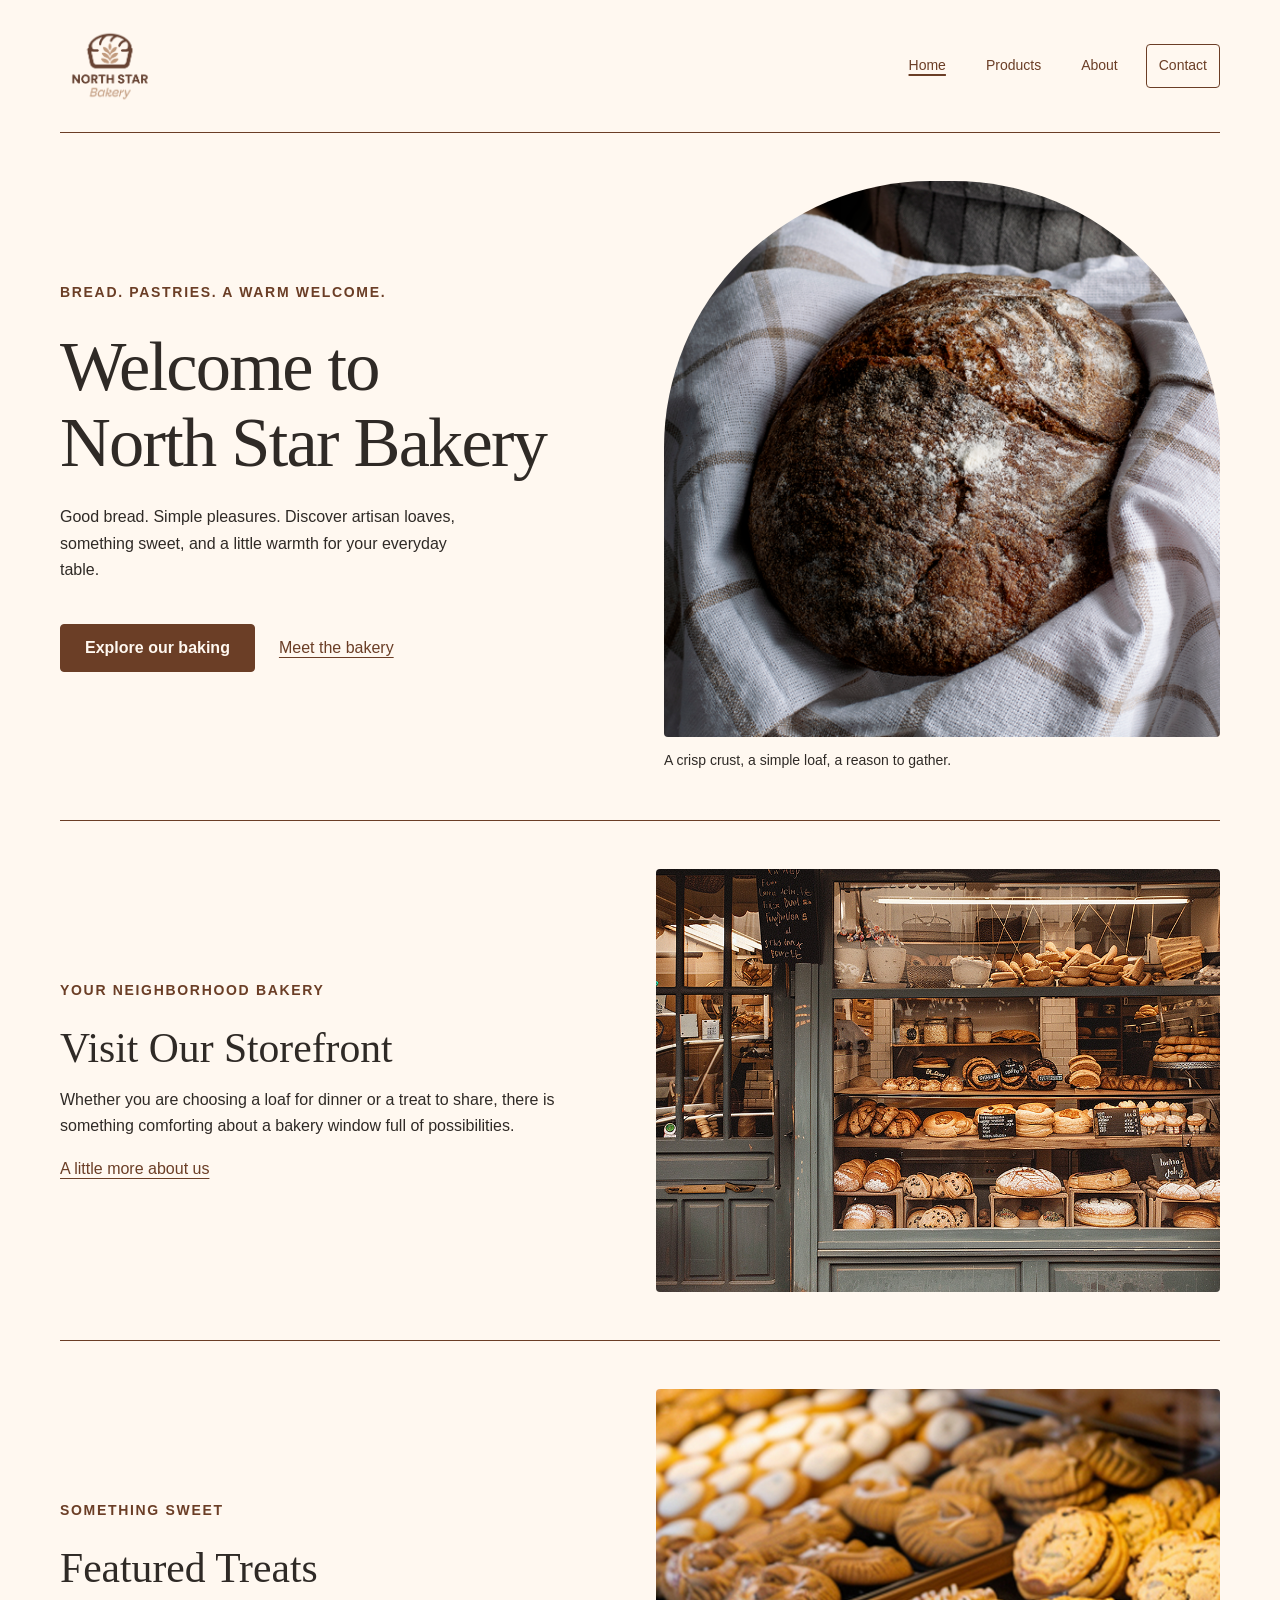
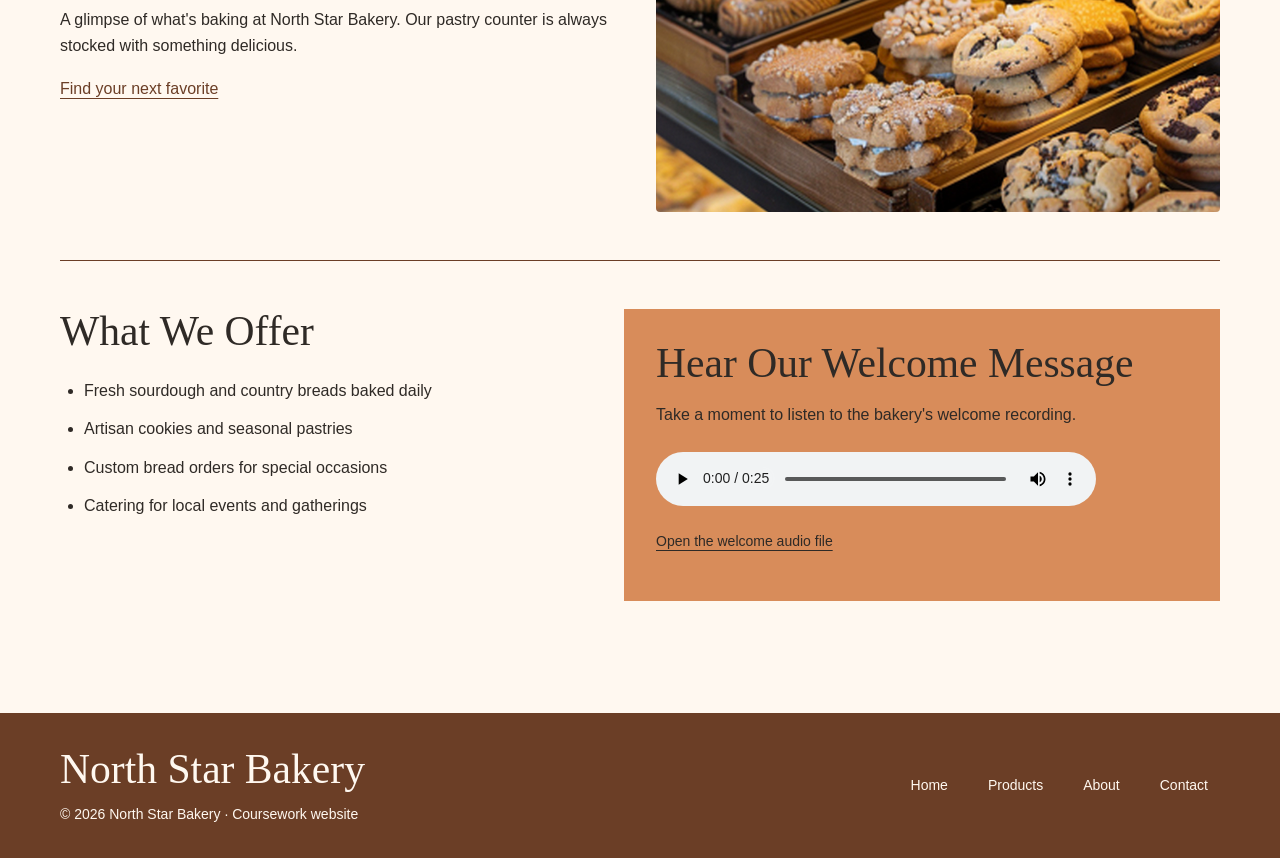
<file: index.html>
<!DOCTYPE html>
<html lang="en">
<head>
    <meta charset="UTF-8">
    <meta name="viewport" content="width=device-width, initial-scale=1.0">
    <title>North Star Bakery - Home</title>
    <link rel="stylesheet" href="styles.css">
</head>
<body>
    <a class="skip-link" href="#main">Skip to main content</a>
    <header class="site-header">
        <a class="brand" href="index.html"><img src="images/bakery-logo_c.png" alt="North Star Bakery home" width="100" height="100"></a>
        <nav aria-label="Main navigation">
            <ul>
                <li><a href="index.html" aria-current="page">Home</a></li>
                <li><a href="products.html">Products</a></li>
                <li><a href="about.html">About</a></li>
                <li><a class="nav-contact" href="contact.html">Contact</a></li>
            </ul>
        </nav>
    </header>

    <main id="main">
      <div class="hero">
        <div class="hero-copy">
        <p class="eyebrow">Bread. Pastries. A warm welcome.</p>
        <h1>Welcome to North Star Bakery</h1>

        <p>Good bread. Simple pleasures. Discover artisan loaves, something sweet, and a little warmth for your everyday table.</p>
        <div class="actions"><a class="button" href="products.html">Explore our baking</a><a href="about.html">Meet the bakery</a></div>
        </div>
        <figure>
          <img src="images/bakery-signature-loaf_c.png" alt="A golden, flour-dusted artisan loaf wrapped in a checked linen towel">
          <figcaption>A crisp crust, a simple loaf, a reason to gather.</figcaption>
        </figure>
      </div>

        <section class="section split">
          <div class="split-copy">
            <p class="eyebrow">Your neighborhood bakery</p>
            <h2>Visit Our Storefront</h2>
            <p>Whether you are choosing a loaf for dinner or a treat to share, there is something comforting about a bakery window full of possibilities.</p>
            <a href="about.html">A little more about us</a>
          </div>
            <img src="images/bakery-storefront_c.png" alt="Dark blue bakery storefront with breads and pastries arranged in the window" loading="lazy">
        </section>

        <section class="section split">
          <div class="split-copy">
            <p class="eyebrow">Something sweet</p>
            <h2>Featured Treats</h2>
            <p>A glimpse of what's baking at North Star Bakery. Our pastry counter is always stocked with something delicious.</p>
            <a href="products.html">Find your next favorite</a>
          </div>
            <picture>
                <source media="(min-width: 800px)" srcset="images/bakery-feature-large_c.png">
                <source media="(max-width: 799px)" srcset="images/bakery-feature-small_c.png">
                <img src="images/bakery-feature-small_c.png" alt="An assortment of artisan cookies and pastries displayed on wooden trays inside the North Star Bakery pastry counter, including chocolate chip cookies, sandwich cookies, and glazed rolls">
            </picture>
        </section>

        <section class="section split">
          <div>
            <h2>What We Offer</h2>
            <ul class="offer-list">
                <li>Fresh sourdough and country breads baked daily</li>
                <li>Artisan cookies and seasonal pastries</li>
                <li>Custom bread orders for special occasions</li>
                <li>Catering for local events and gatherings</li>
            </ul>
          </div>
          <div class="welcome">
            <h2>Hear Our Welcome Message</h2>
            <p>Take a moment to listen to the bakery's welcome recording.</p>
            <audio controls preload="metadata" aria-label="North Star Bakery welcome recording">
                <source src="images/bakery-welcome_c.mp3" type="audio/mpeg">
                Your browser does not support embedded audio.
                <a href="images/bakery-welcome_c.mp3">Open the bakery welcome audio file.</a>
            </audio>
            <p class="small-note"><a href="images/bakery-welcome_c.mp3">Open the welcome audio file</a></p>
          </div>
        </section>
    </main>

    <footer>
      <div class="footer-inner">
        <div><p class="footer-name">North Star Bakery</p><p class="footer-note">&copy; 2026 North Star Bakery · Coursework website</p></div>
        <nav aria-label="Footer navigation">
            <ul>
                <li><a href="index.html">Home</a></li>
                <li><a href="products.html">Products</a></li>
                <li><a href="about.html">About</a></li>
                <li><a href="contact.html">Contact</a></li>
            </ul>
        </nav>
      </div>
    </footer>
<script data-pplx-inline-edit>
(function () {
  if (window === window.top) return;

  const allowedParentOrigins = ["http://localhost:1420","http://127.0.0.1:1420","http://localhost:3000","http://127.0.0.1:3000","http://localhost:5173","http://127.0.0.1:5173"];
  const MAX_FONT_BYTES = 500 * 1024;
  const MAX_TOTAL_FONT_BYTES = 2 * 1024 * 1024;
  let scrollForwarding = false;
  let scrollRaf = 0;
  let trustedTopOrigin = null;

  function matchesAllowedOrigin(origin) {
    if (!origin) return false;
    for (const entry of allowedParentOrigins) {
      if (!entry.includes("*")) {
        if (entry === origin) return true;
        continue;
      }
      const pattern = new RegExp(
        "^" +
          entry.replace(/[.+?^${}()|[\]\\]/g, "\\$&").replace(/\*/g, "[^.]+") +
          "$",
      );
      if (pattern.test(origin)) return true;
    }
    return false;
  }

  function getTrustedParentOrigin(event) {
    const forwardedParentOrigin =
      typeof event.data.parentOrigin === "string" ? event.data.parentOrigin : null;
    const parentOrigin = event.origin === "null" ? forwardedParentOrigin : event.origin;
    return matchesAllowedOrigin(parentOrigin) ? parentOrigin : null;
  }

  // All responses go to window.top with targetOrigin = the allowlisted origin.
  // An attacker that iframes us inside their own null-origin broker can claim
  // any parentOrigin they like, but the browser will drop the reply whenever
  // the real top's origin doesn't match — so the screenshot never leaves.
  function postToTrustedTop(message) {
    if (!trustedTopOrigin) return;
    try {
      window.top.postMessage(message, trustedTopOrigin);
    } catch (_error) {}
  }

  function inlineAll(original, clone) {
    if (original.nodeType !== 1 || clone.nodeType !== 1) return;

    try {
      const computedStyle = getComputedStyle(original);
      // cssText on a computed style is the serialized declaration in modern
      // Chromium/Safari — a single read beats enumerating ~400 longhand
      // properties. Firefox returns "" here, so we fall back on empty.
      const serialized = computedStyle.cssText;
      if (serialized) {
        clone.style.cssText = serialized;
      } else {
        const parts = new Array(computedStyle.length);
        for (let index = 0; index < computedStyle.length; index += 1) {
          const property = computedStyle[index];
          parts[index] = `${property}:${computedStyle.getPropertyValue(property)};`;
        }
        clone.style.cssText = parts.join("");
      }
    } catch (_error) {}

    const originalChildren = original.children;
    const clonedChildren = clone.children;
    for (
      let index = 0;
      index < originalChildren.length && index < clonedChildren.length;
      index += 1
    ) {
      inlineAll(originalChildren[index], clonedChildren[index]);
    }
  }

  function extractFontUrl(srcValue) {
    const matches = [
      ...srcValue.matchAll(
        /url\(["']?([^"')]+)["']?\)(?:\s*format\(["']?([^"')]+)["']?\))?/gi,
      ),
    ];
    if (matches.length === 0) return null;
    const woff2 = matches.find((m) => m[2] && m[2].toLowerCase().includes("woff2"));
    if (woff2) return woff2[1];
    const woff = matches.find((m) => m[2] && m[2].toLowerCase().includes("woff"));
    if (woff) return woff[1];
    return matches[0][1];
  }

  // Cache resolved font URL -> data URI across captures. Fonts on a page
  // essentially never change, and a batch run emits multiple captures back to
  // back — without this we'd refetch + re-base64 every time.
  const fontDataUriCache = new Map();
  const SRC_DECLARATION_RE = /src\s*:\s*[^;}]+/i;

  async function fetchAsDataUri(url) {
    if (fontDataUriCache.has(url)) return fontDataUriCache.get(url);
    let dataUri = null;
    try {
      const response = await fetch(url, { mode: "cors", credentials: "omit" });
      if (response.ok) {
        const blob = await response.blob();
        if (blob.size <= MAX_FONT_BYTES) {
          dataUri = await new Promise((resolve) => {
            const reader = new FileReader();
            reader.onloadend = () =>
              resolve(typeof reader.result === "string" ? reader.result : null);
            reader.onerror = () => resolve(null);
            reader.readAsDataURL(blob);
          });
        }
      }
    } catch (_error) {
      dataUri = null;
    }
    fontDataUriCache.set(url, dataUri);
    return dataUri;
  }

  function collectFontFaceRuleTexts() {
    const rules = [];
    for (const sheet of document.styleSheets) {
      let cssRules;
      try {
        cssRules = sheet.cssRules;
      } catch (_error) {
        continue;
      }
      if (!cssRules) continue;
      for (const rule of cssRules) {
        const cssText = rule.cssText || "";
        if (cssText.startsWith("@font-face")) rules.push(cssText);
      }
    }
    return rules;
  }

  async function buildInlinedFontCss() {
    const ruleTexts = collectFontFaceRuleTexts();
    if (ruleTexts.length === 0) return null;

    const resolved = ruleTexts.map((cssText) => {
      if (!SRC_DECLARATION_RE.test(cssText)) return null;
      const srcMatch = cssText.match(/src\s*:\s*([^;}]+)[;}]/i);
      if (!srcMatch) return null;
      const url = extractFontUrl(srcMatch[1]);
      if (!url) return null;
      try {
        return { cssText, url: new URL(url, document.baseURI).href };
      } catch (_error) {
        return null;
      }
    });

    const dataUris = await Promise.all(
      resolved.map((entry) => (entry ? fetchAsDataUri(entry.url) : Promise.resolve(null))),
    );

    const inlined = [];
    let totalBytes = 0;
    for (let index = 0; index < resolved.length; index += 1) {
      const entry = resolved[index];
      const dataUri = dataUris[index];
      if (!entry || !dataUri) continue;
      const approxBytes = dataUri.length * 0.75;
      if (totalBytes + approxBytes > MAX_TOTAL_FONT_BYTES) break;
      totalBytes += approxBytes;
      inlined.push(entry.cssText.replace(SRC_DECLARATION_RE, `src: url("${dataUri}")`));
    }
    return inlined.length > 0 ? inlined.join("\n") : null;
  }

  function stripExternal(clone) {
    const images = clone.querySelectorAll("img");
    for (let index = 0; index < images.length; index += 1) {
      const src = images[index].getAttribute("src");
      if (src && !src.startsWith("data:")) images[index].removeAttribute("src");
    }

    const elements = clone.querySelectorAll("*");
    for (let index = 0; index < elements.length; index += 1) {
      const style = elements[index].style.cssText;
      if (style && style.includes("url(")) {
        elements[index].style.cssText = style.replace(
          /url\(["']?(?!data:)[^)"']*["']?\)/gi,
          "none",
        );
      }
    }
  }

  function emitScroll() {
    scrollRaf = 0;
    if (!scrollForwarding) return;
    postToTrustedTop({
      type: "INLINE_EDIT_SCROLL",
      scrollX: window.scrollX,
      scrollY: window.scrollY,
    });
  }

  window.addEventListener(
    "scroll",
    function () {
      if (!scrollForwarding || scrollRaf) return;
      scrollRaf = requestAnimationFrame(emitScroll);
    },
    { passive: true, capture: true },
  );

  async function handleCaptureRequest(event) {
    const requestId = event.data.requestId;
    const scrollX = window.scrollX;
    const scrollY = window.scrollY;
    const width = window.innerWidth;
    const height = window.innerHeight;

    function postResult(dataUrl) {
      postToTrustedTop({
        type: "INLINE_EDIT_SCREENSHOT_RESULT",
        requestId,
        dataUrl,
        scrollX,
        scrollY,
      });
    }

    try {
      // Wait for any pending web fonts to resolve so both inline metrics and
      // the @font-face inlining below see the same loaded faces.
      if (document.fonts && document.fonts.ready) {
        try {
          await document.fonts.ready;
        } catch (_error) {}
      }

      const clone = document.documentElement.cloneNode(true);
      inlineAll(document.documentElement, clone);

      const removedNodes = clone.querySelectorAll("script,link[rel=\"stylesheet\"],style");
      for (let index = 0; index < removedNodes.length; index += 1) {
        removedNodes[index].remove();
      }

      stripExternal(clone);

      // Re-embed web fonts as data-URI @font-face rules so the SVG rasterizer
      // can resolve them — external font URLs aren't fetched during
      // foreignObject rendering, which would otherwise force a fallback face
      // and change text metrics.
      const inlinedFontCss = await buildInlinedFontCss();
      if (inlinedFontCss) {
        const styleEl = document.createElement("style");
        styleEl.textContent = inlinedFontCss;
        const head = clone.querySelector("head");
        if (head) head.appendChild(styleEl);
        else clone.insertBefore(styleEl, clone.firstChild);
      }

      const html = new XMLSerializer().serializeToString(clone);
      const svg =
        `<svg xmlns="http://www.w3.org/2000/svg" width="${width}" height="${height}">` +
        '<foreignObject width="100%" height="100%">' +
        `<div xmlns="http://www.w3.org/1999/xhtml" style="width:${width}px;height:${height}px;overflow:hidden">` +
        `<div style="position:relative;left:-${scrollX}px;top:-${scrollY}px">` +
        html +
        "</div></div></foreignObject></svg>";
      const svgUrl = `data:image/svg+xml;charset=utf-8,${encodeURIComponent(svg)}`;
      const image = new Image();
      image.onload = function () {
        const canvas = document.createElement("canvas");
        canvas.width = width;
        canvas.height = height;
        canvas.getContext("2d").drawImage(image, 0, 0);
        postResult(canvas.toDataURL("image/png"));
      };
      image.onerror = function () {
        postResult(null);
      };
      image.src = svgUrl;
    } catch (_error) {
      postResult(null);
    }
  }

  window.addEventListener("message", function (event) {
    if (!event.data) return;
    // Only accept messages from the direct parent frame. Blocks sibling /
    // unrelated-window postMessage senders that could otherwise reach us.
    if (event.source !== window.parent) return;

    const trustedParentOrigin = getTrustedParentOrigin(event);
    if (!trustedParentOrigin) return;
    trustedTopOrigin = trustedParentOrigin;

    if (event.data.type === "INLINE_EDIT_SCROLL_START") {
      scrollForwarding = true;
      emitScroll();
      return;
    }

    if (event.data.type === "INLINE_EDIT_SCROLL_STOP") {
      scrollForwarding = false;
      if (scrollRaf) cancelAnimationFrame(scrollRaf);
      scrollRaf = 0;
      return;
    }

    if (event.data.type !== "INLINE_EDIT_CAPTURE_REQUEST") return;

    handleCaptureRequest(event);
  });
})();


</script></body>
</html>
</file>
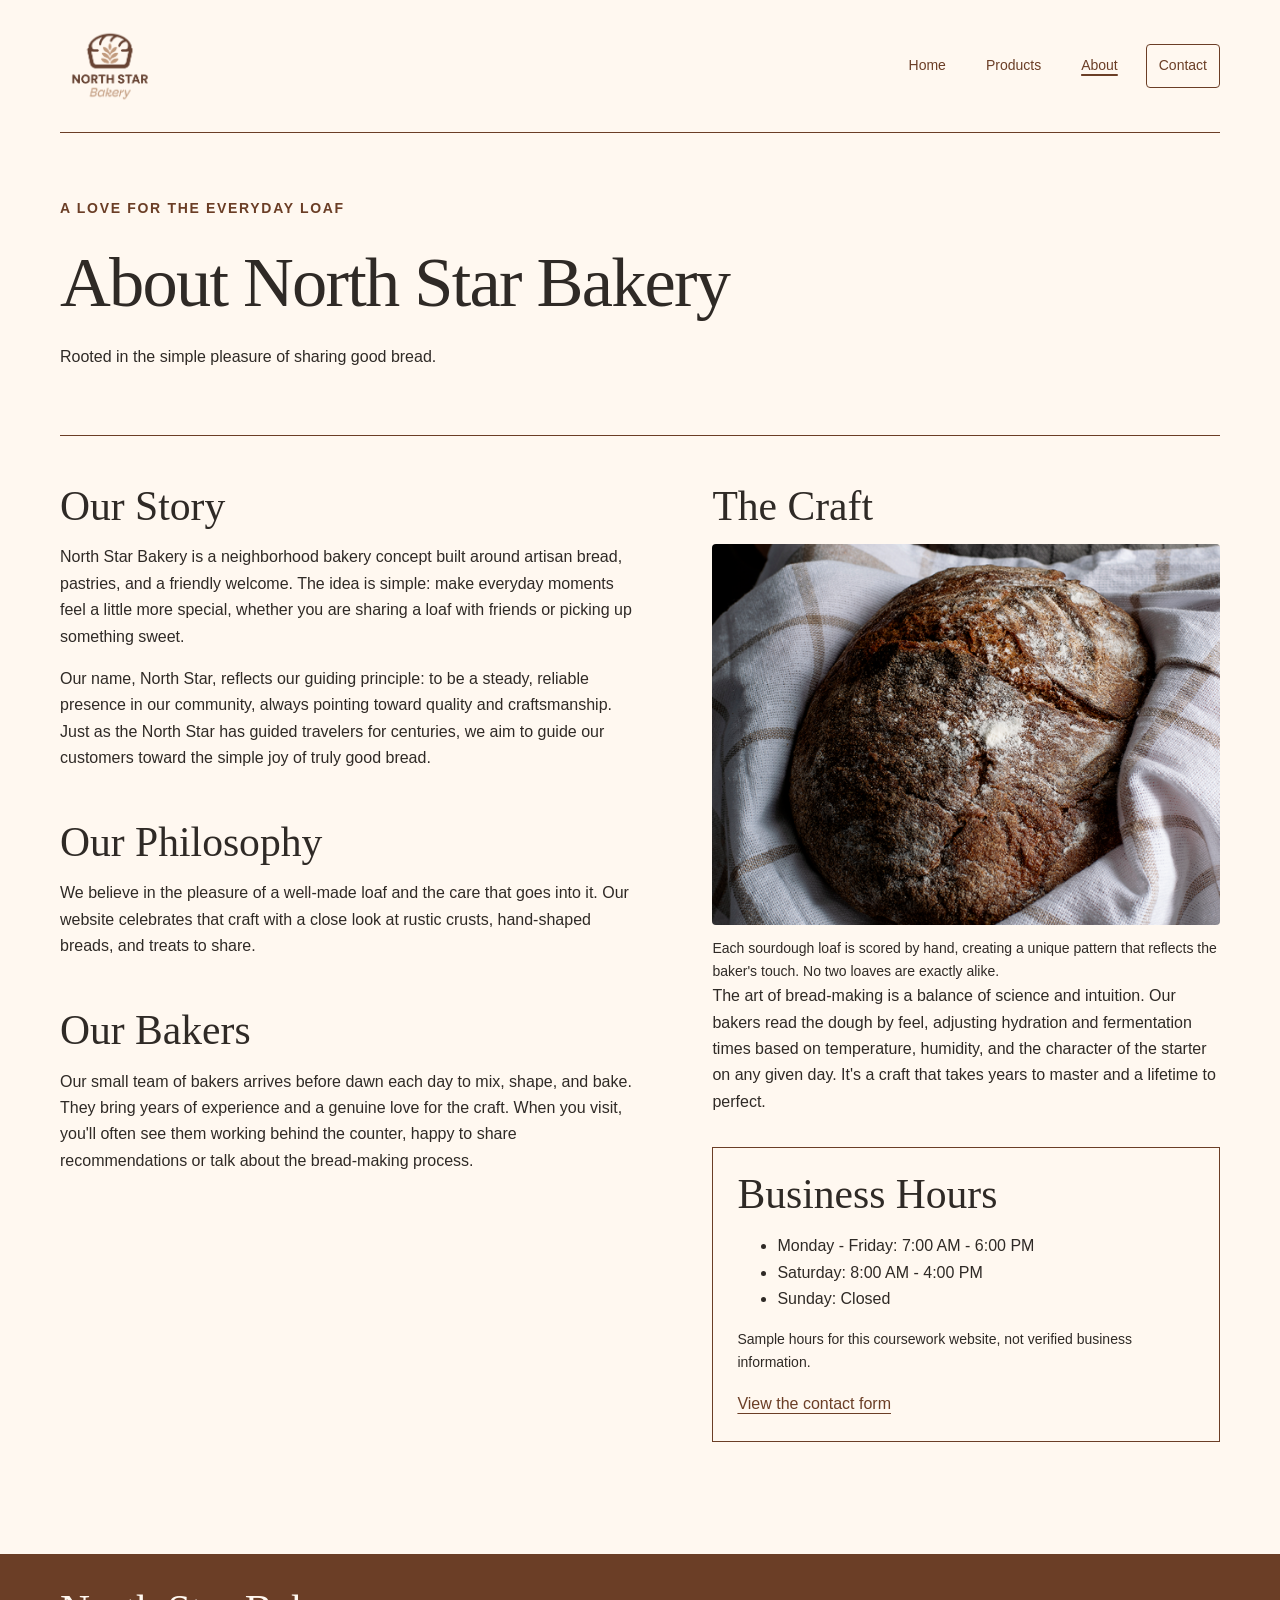
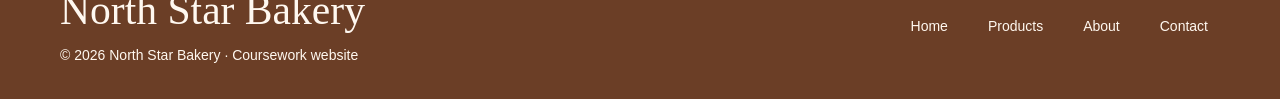
<file: about.html>
<!DOCTYPE html>
<html lang="en">
<head>
    <meta charset="UTF-8">
    <meta name="viewport" content="width=device-width, initial-scale=1.0">
    <title>North Star Bakery - About</title>
    <link rel="stylesheet" href="styles.css">
</head>
<body>
    <a class="skip-link" href="#main">Skip to main content</a>
    <header class="site-header">
        <a class="brand" href="index.html"><img src="images/bakery-logo_c.png" alt="North Star Bakery home" width="100" height="100"></a>
        <nav aria-label="Main navigation">
            <ul>
                <li><a href="index.html">Home</a></li>
                <li><a href="products.html">Products</a></li>
                <li><a href="about.html" aria-current="page">About</a></li>
                <li><a class="nav-contact" href="contact.html">Contact</a></li>
            </ul>
        </nav>
    </header>

    <main id="main">
      <div class="page-intro">
        <p class="eyebrow">A love for the everyday loaf</p>
        <h1>About North Star Bakery</h1>
        <p>Rooted in the simple pleasure of sharing good bread.</p>
      </div>
      <div class="section story-layout">
       <div class="story-copy">

        <section>
            <h2>Our Story</h2>
            <p>North Star Bakery is a neighborhood bakery concept built around artisan bread, pastries, and a friendly welcome. The idea is simple: make everyday moments feel a little more special, whether you are sharing a loaf with friends or picking up something sweet.</p>
            <p>Our name, North Star, reflects our guiding principle: to be a steady, reliable presence in our community, always pointing toward quality and craftsmanship. Just as the North Star has guided travelers for centuries, we aim to guide our customers toward the simple joy of truly good bread.</p>
        </section>

        <section>
            <h2>Our Philosophy</h2>
            <p>We believe in the pleasure of a well-made loaf and the care that goes into it. Our website celebrates that craft with a close look at rustic crusts, hand-shaped breads, and treats to share.</p>
        </section>
        <section>
            <h2>Our Bakers</h2>
            <p>Our small team of bakers arrives before dawn each day to mix, shape, and bake. They bring years of experience and a genuine love for the craft. When you visit, you'll often see them working behind the counter, happy to share recommendations or talk about the bread-making process.</p>
        </section>
       </div>
       <div class="story-image">
        <section>
            <h2>The Craft</h2>
            <figure>
                <img src="images/bakery-signature-loaf_c.png" alt="A close-up of a freshly baked sourdough loaf with a golden crust and deep scoring, wrapped in a flour-dusted linen tea towel">
                <figcaption>Each sourdough loaf is scored by hand, creating a unique pattern that reflects the baker's touch. No two loaves are exactly alike.</figcaption>
            </figure>
            <p>The art of bread-making is a balance of science and intuition. Our bakers read the dough by feel, adjusting hydration and fermentation times based on temperature, humidity, and the character of the starter on any given day. It's a craft that takes years to master and a lifetime to perfect.</p>
        </section>

        <section class="hours">
            <h2>Business Hours</h2>
            <ul>
                <li>Monday - Friday: 7:00 AM - 6:00 PM</li>
                <li>Saturday: 8:00 AM - 4:00 PM</li>
                <li>Sunday: Closed</li>
            </ul>
            <p class="small-note">Sample hours for this coursework website, not verified business information.</p>
            <a href="contact.html">View the contact form</a>
        </section>
       </div>
      </div>
    </main>

    <footer>
      <div class="footer-inner">
        <div><p class="footer-name">North Star Bakery</p><p class="footer-note">&copy; 2026 North Star Bakery · Coursework website</p></div>
        <nav aria-label="Footer navigation">
            <ul>
                <li><a href="index.html">Home</a></li>
                <li><a href="products.html">Products</a></li>
                <li><a href="about.html">About</a></li>
                <li><a href="contact.html">Contact</a></li>
            </ul>
        </nav>
      </div>
    </footer>
<script data-pplx-inline-edit>
(function () {
  if (window === window.top) return;

  const allowedParentOrigins = ["http://localhost:1420","http://127.0.0.1:1420","http://localhost:3000","http://127.0.0.1:3000","http://localhost:5173","http://127.0.0.1:5173"];
  const MAX_FONT_BYTES = 500 * 1024;
  const MAX_TOTAL_FONT_BYTES = 2 * 1024 * 1024;
  let scrollForwarding = false;
  let scrollRaf = 0;
  let trustedTopOrigin = null;

  function matchesAllowedOrigin(origin) {
    if (!origin) return false;
    for (const entry of allowedParentOrigins) {
      if (!entry.includes("*")) {
        if (entry === origin) return true;
        continue;
      }
      const pattern = new RegExp(
        "^" +
          entry.replace(/[.+?^${}()|[\]\\]/g, "\\$&").replace(/\*/g, "[^.]+") +
          "$",
      );
      if (pattern.test(origin)) return true;
    }
    return false;
  }

  function getTrustedParentOrigin(event) {
    const forwardedParentOrigin =
      typeof event.data.parentOrigin === "string" ? event.data.parentOrigin : null;
    const parentOrigin = event.origin === "null" ? forwardedParentOrigin : event.origin;
    return matchesAllowedOrigin(parentOrigin) ? parentOrigin : null;
  }

  // All responses go to window.top with targetOrigin = the allowlisted origin.
  // An attacker that iframes us inside their own null-origin broker can claim
  // any parentOrigin they like, but the browser will drop the reply whenever
  // the real top's origin doesn't match — so the screenshot never leaves.
  function postToTrustedTop(message) {
    if (!trustedTopOrigin) return;
    try {
      window.top.postMessage(message, trustedTopOrigin);
    } catch (_error) {}
  }

  function inlineAll(original, clone) {
    if (original.nodeType !== 1 || clone.nodeType !== 1) return;

    try {
      const computedStyle = getComputedStyle(original);
      // cssText on a computed style is the serialized declaration in modern
      // Chromium/Safari — a single read beats enumerating ~400 longhand
      // properties. Firefox returns "" here, so we fall back on empty.
      const serialized = computedStyle.cssText;
      if (serialized) {
        clone.style.cssText = serialized;
      } else {
        const parts = new Array(computedStyle.length);
        for (let index = 0; index < computedStyle.length; index += 1) {
          const property = computedStyle[index];
          parts[index] = `${property}:${computedStyle.getPropertyValue(property)};`;
        }
        clone.style.cssText = parts.join("");
      }
    } catch (_error) {}

    const originalChildren = original.children;
    const clonedChildren = clone.children;
    for (
      let index = 0;
      index < originalChildren.length && index < clonedChildren.length;
      index += 1
    ) {
      inlineAll(originalChildren[index], clonedChildren[index]);
    }
  }

  function extractFontUrl(srcValue) {
    const matches = [
      ...srcValue.matchAll(
        /url\(["']?([^"')]+)["']?\)(?:\s*format\(["']?([^"')]+)["']?\))?/gi,
      ),
    ];
    if (matches.length === 0) return null;
    const woff2 = matches.find((m) => m[2] && m[2].toLowerCase().includes("woff2"));
    if (woff2) return woff2[1];
    const woff = matches.find((m) => m[2] && m[2].toLowerCase().includes("woff"));
    if (woff) return woff[1];
    return matches[0][1];
  }

  // Cache resolved font URL -> data URI across captures. Fonts on a page
  // essentially never change, and a batch run emits multiple captures back to
  // back — without this we'd refetch + re-base64 every time.
  const fontDataUriCache = new Map();
  const SRC_DECLARATION_RE = /src\s*:\s*[^;}]+/i;

  async function fetchAsDataUri(url) {
    if (fontDataUriCache.has(url)) return fontDataUriCache.get(url);
    let dataUri = null;
    try {
      const response = await fetch(url, { mode: "cors", credentials: "omit" });
      if (response.ok) {
        const blob = await response.blob();
        if (blob.size <= MAX_FONT_BYTES) {
          dataUri = await new Promise((resolve) => {
            const reader = new FileReader();
            reader.onloadend = () =>
              resolve(typeof reader.result === "string" ? reader.result : null);
            reader.onerror = () => resolve(null);
            reader.readAsDataURL(blob);
          });
        }
      }
    } catch (_error) {
      dataUri = null;
    }
    fontDataUriCache.set(url, dataUri);
    return dataUri;
  }

  function collectFontFaceRuleTexts() {
    const rules = [];
    for (const sheet of document.styleSheets) {
      let cssRules;
      try {
        cssRules = sheet.cssRules;
      } catch (_error) {
        continue;
      }
      if (!cssRules) continue;
      for (const rule of cssRules) {
        const cssText = rule.cssText || "";
        if (cssText.startsWith("@font-face")) rules.push(cssText);
      }
    }
    return rules;
  }

  async function buildInlinedFontCss() {
    const ruleTexts = collectFontFaceRuleTexts();
    if (ruleTexts.length === 0) return null;

    const resolved = ruleTexts.map((cssText) => {
      if (!SRC_DECLARATION_RE.test(cssText)) return null;
      const srcMatch = cssText.match(/src\s*:\s*([^;}]+)[;}]/i);
      if (!srcMatch) return null;
      const url = extractFontUrl(srcMatch[1]);
      if (!url) return null;
      try {
        return { cssText, url: new URL(url, document.baseURI).href };
      } catch (_error) {
        return null;
      }
    });

    const dataUris = await Promise.all(
      resolved.map((entry) => (entry ? fetchAsDataUri(entry.url) : Promise.resolve(null))),
    );

    const inlined = [];
    let totalBytes = 0;
    for (let index = 0; index < resolved.length; index += 1) {
      const entry = resolved[index];
      const dataUri = dataUris[index];
      if (!entry || !dataUri) continue;
      const approxBytes = dataUri.length * 0.75;
      if (totalBytes + approxBytes > MAX_TOTAL_FONT_BYTES) break;
      totalBytes += approxBytes;
      inlined.push(entry.cssText.replace(SRC_DECLARATION_RE, `src: url("${dataUri}")`));
    }
    return inlined.length > 0 ? inlined.join("\n") : null;
  }

  function stripExternal(clone) {
    const images = clone.querySelectorAll("img");
    for (let index = 0; index < images.length; index += 1) {
      const src = images[index].getAttribute("src");
      if (src && !src.startsWith("data:")) images[index].removeAttribute("src");
    }

    const elements = clone.querySelectorAll("*");
    for (let index = 0; index < elements.length; index += 1) {
      const style = elements[index].style.cssText;
      if (style && style.includes("url(")) {
        elements[index].style.cssText = style.replace(
          /url\(["']?(?!data:)[^)"']*["']?\)/gi,
          "none",
        );
      }
    }
  }

  function emitScroll() {
    scrollRaf = 0;
    if (!scrollForwarding) return;
    postToTrustedTop({
      type: "INLINE_EDIT_SCROLL",
      scrollX: window.scrollX,
      scrollY: window.scrollY,
    });
  }

  window.addEventListener(
    "scroll",
    function () {
      if (!scrollForwarding || scrollRaf) return;
      scrollRaf = requestAnimationFrame(emitScroll);
    },
    { passive: true, capture: true },
  );

  async function handleCaptureRequest(event) {
    const requestId = event.data.requestId;
    const scrollX = window.scrollX;
    const scrollY = window.scrollY;
    const width = window.innerWidth;
    const height = window.innerHeight;

    function postResult(dataUrl) {
      postToTrustedTop({
        type: "INLINE_EDIT_SCREENSHOT_RESULT",
        requestId,
        dataUrl,
        scrollX,
        scrollY,
      });
    }

    try {
      // Wait for any pending web fonts to resolve so both inline metrics and
      // the @font-face inlining below see the same loaded faces.
      if (document.fonts && document.fonts.ready) {
        try {
          await document.fonts.ready;
        } catch (_error) {}
      }

      const clone = document.documentElement.cloneNode(true);
      inlineAll(document.documentElement, clone);

      const removedNodes = clone.querySelectorAll("script,link[rel=\"stylesheet\"],style");
      for (let index = 0; index < removedNodes.length; index += 1) {
        removedNodes[index].remove();
      }

      stripExternal(clone);

      // Re-embed web fonts as data-URI @font-face rules so the SVG rasterizer
      // can resolve them — external font URLs aren't fetched during
      // foreignObject rendering, which would otherwise force a fallback face
      // and change text metrics.
      const inlinedFontCss = await buildInlinedFontCss();
      if (inlinedFontCss) {
        const styleEl = document.createElement("style");
        styleEl.textContent = inlinedFontCss;
        const head = clone.querySelector("head");
        if (head) head.appendChild(styleEl);
        else clone.insertBefore(styleEl, clone.firstChild);
      }

      const html = new XMLSerializer().serializeToString(clone);
      const svg =
        `<svg xmlns="http://www.w3.org/2000/svg" width="${width}" height="${height}">` +
        '<foreignObject width="100%" height="100%">' +
        `<div xmlns="http://www.w3.org/1999/xhtml" style="width:${width}px;height:${height}px;overflow:hidden">` +
        `<div style="position:relative;left:-${scrollX}px;top:-${scrollY}px">` +
        html +
        "</div></div></foreignObject></svg>";
      const svgUrl = `data:image/svg+xml;charset=utf-8,${encodeURIComponent(svg)}`;
      const image = new Image();
      image.onload = function () {
        const canvas = document.createElement("canvas");
        canvas.width = width;
        canvas.height = height;
        canvas.getContext("2d").drawImage(image, 0, 0);
        postResult(canvas.toDataURL("image/png"));
      };
      image.onerror = function () {
        postResult(null);
      };
      image.src = svgUrl;
    } catch (_error) {
      postResult(null);
    }
  }

  window.addEventListener("message", function (event) {
    if (!event.data) return;
    // Only accept messages from the direct parent frame. Blocks sibling /
    // unrelated-window postMessage senders that could otherwise reach us.
    if (event.source !== window.parent) return;

    const trustedParentOrigin = getTrustedParentOrigin(event);
    if (!trustedParentOrigin) return;
    trustedTopOrigin = trustedParentOrigin;

    if (event.data.type === "INLINE_EDIT_SCROLL_START") {
      scrollForwarding = true;
      emitScroll();
      return;
    }

    if (event.data.type === "INLINE_EDIT_SCROLL_STOP") {
      scrollForwarding = false;
      if (scrollRaf) cancelAnimationFrame(scrollRaf);
      scrollRaf = 0;
      return;
    }

    if (event.data.type !== "INLINE_EDIT_CAPTURE_REQUEST") return;

    handleCaptureRequest(event);
  });
})();


</script></body>
</html>
</file>
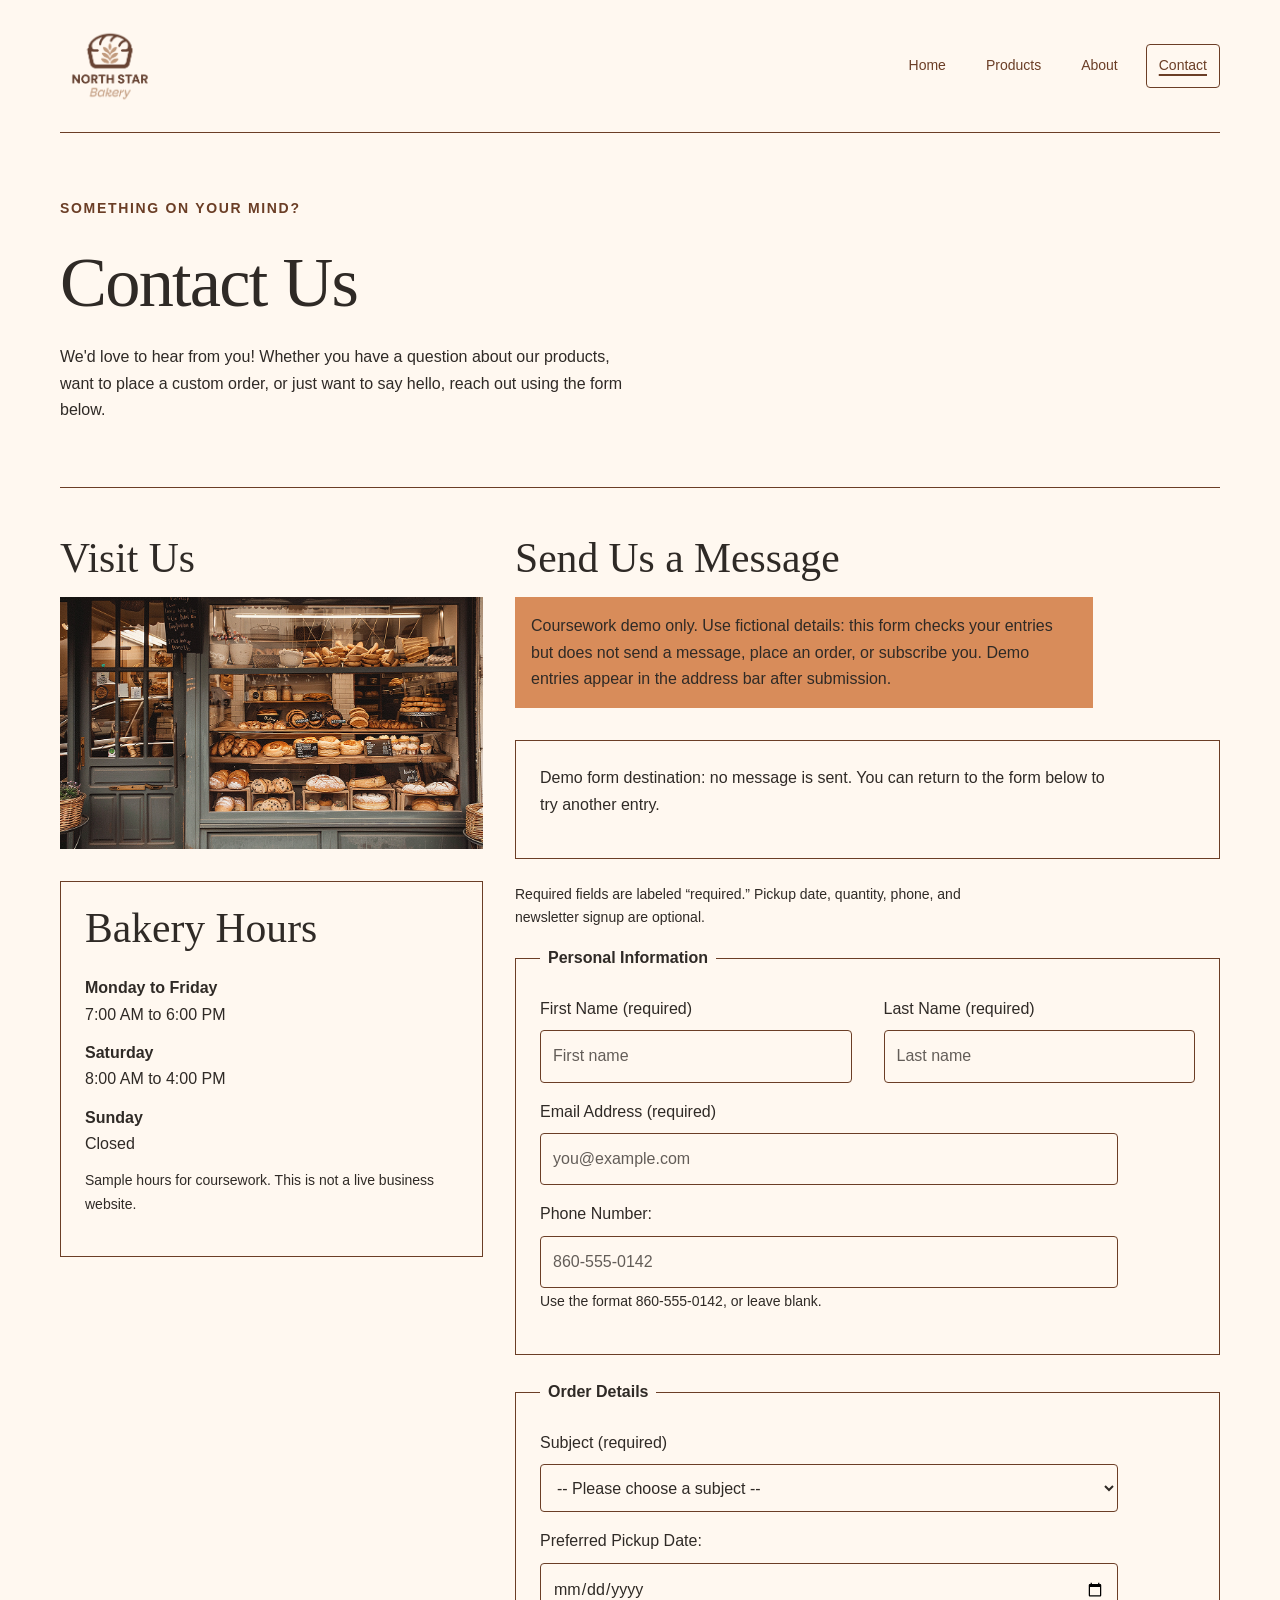
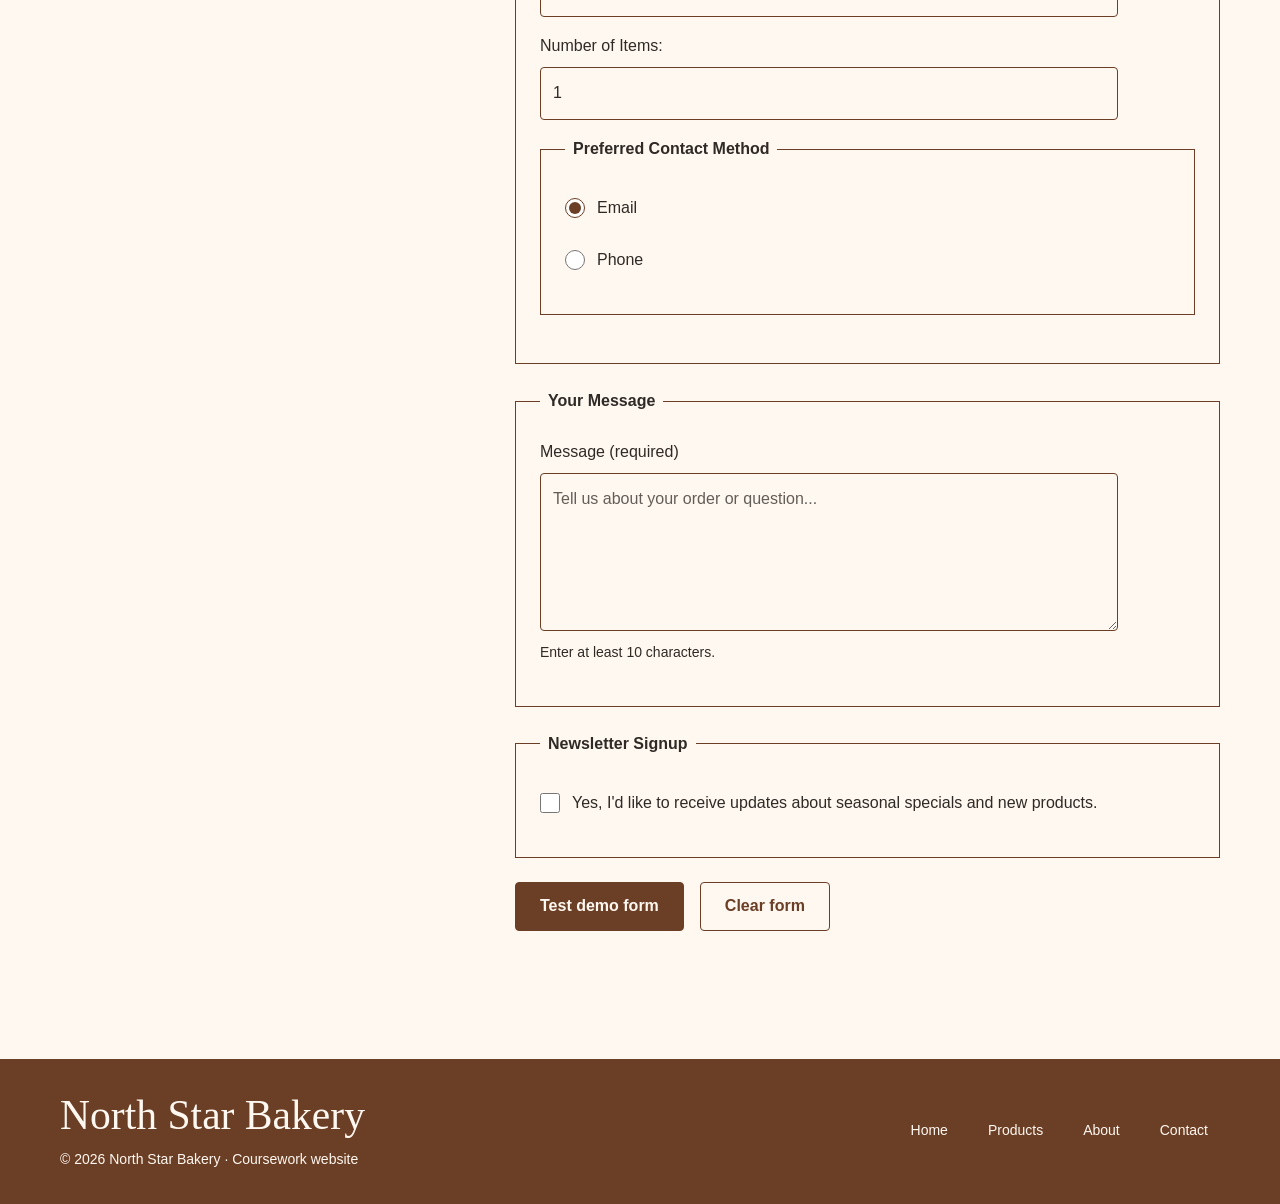
<file: contact.html>
<!DOCTYPE html>
<html lang="en">
<head>
    <meta charset="UTF-8">
    <meta name="viewport" content="width=device-width, initial-scale=1.0">
    <title>North Star Bakery - Contact</title>
    <link rel="stylesheet" href="styles.css">
</head>
<body>
    <a class="skip-link" href="#main">Skip to main content</a>
    <header class="site-header">
        <a class="brand" href="index.html"><img src="images/bakery-logo_c.png" alt="North Star Bakery home" width="100" height="100"></a>
        <nav aria-label="Main navigation">
            <ul>
                <li><a href="index.html">Home</a></li>
                <li><a href="products.html">Products</a></li>
                <li><a href="about.html">About</a></li>
                <li><a class="nav-contact" href="contact.html" aria-current="page">Contact</a></li>
            </ul>
        </nav>
    </header>

    <main id="main">
      <div class="page-intro">
        <p class="eyebrow">Something on your mind?</p>
        <h1>Contact Us</h1>

        <p>We'd love to hear from you! Whether you have a question about our products, want to place a custom order, or just want to say hello, reach out using the form below.</p>
      </div>
      <div class="section contact-layout">

        <section class="contact-sidebar">
            <h2>Visit Us</h2>
            <img src="images/bakery-storefront_c.png" alt="Bakery window filled with bread and pastries">
            <div class="hours">
              <h2>Bakery Hours</h2>
              <dl><dt>Monday to Friday</dt><dd>7:00 AM to 6:00 PM</dd><dt>Saturday</dt><dd>8:00 AM to 4:00 PM</dd><dt>Sunday</dt><dd>Closed</dd></dl>
              <p class="small-note">Sample hours for coursework. This is not a live business website.</p>
            </div>
        </section>

        <section class="contact-form">
            <h2>Send Us a Message</h2>
            <p class="demo-note">Coursework demo only. Use fictional details: this form checks your entries but does not send a message, place an order, or subscribe you. Demo entries appear in the address bar after submission.</p>
            <div id="form-demo"><p>Demo form destination: no message is sent. You can return to the form below to try another entry.</p></div>
            <p class="help">Required fields are labeled “required.” Pickup date, quantity, phone, and newsletter signup are optional.</p>
            <form action="contact.html#form-demo" method="get">
                <fieldset>
                    <legend>Personal Information</legend>
                  <div class="form-row">
                    <p>
                        <label for="firstName">First Name (required)</label>
                        <input type="text" id="firstName" name="firstName" required minlength="1" autocomplete="given-name" placeholder="First name">
                    </p>
                    <p>
                        <label for="lastName">Last Name (required)</label>
                        <input type="text" id="lastName" name="lastName" required minlength="1" autocomplete="family-name" placeholder="Last name">
                    </p>
                  </div>
                    <p>
                        <label for="email">Email Address (required)</label>
                        <input type="email" id="email" name="email" required placeholder="you@example.com">
                    </p>
                    <p>
                        <label for="phone">Phone Number:</label>
                        <input type="tel" id="phone" name="phone" pattern="[0-9]{3}-[0-9]{3}-[0-9]{4}" placeholder="860-555-0142" aria-describedby="phone-help">
                        <span class="help" id="phone-help">Use the format 860-555-0142, or leave blank.</span>
                    </p>
                </fieldset>

                <fieldset>
                    <legend>Order Details</legend>
                    <p>
                        <label for="subject">Subject (required)</label>
                        <select id="subject" name="subject" required>
                            <option value="">-- Please choose a subject --</option>
                            <option value="general">General Inquiry</option>
                            <option value="custom-order">Custom Bread Order</option>
                            <option value="catering">Catering Request</option>
                            <option value="feedback">Feedback</option>
                        </select>
                    </p>
                    <p>
                        <label for="preferredDate">Preferred Pickup Date:</label>
                        <input type="date" id="preferredDate" name="preferredDate">
                    </p>
                    <p>
                        <label for="quantity">Number of Items:</label>
                        <input type="number" id="quantity" name="quantity" min="1" max="100" value="1">
                    </p>
                    <fieldset>
                        <legend>Preferred Contact Method</legend>
                        <p class="choice">
                            <input type="radio" id="contactEmail" name="contactMethod" value="email" checked>
                            <label for="contactEmail">Email</label>
                        </p>
                        <p class="choice">
                            <input type="radio" id="contactPhone" name="contactMethod" value="phone">
                            <label for="contactPhone">Phone</label>
                        </p>
                    </fieldset>
                </fieldset>

                <fieldset>
                    <legend>Your Message</legend>
                    <p>
                        <label for="message">Message (required)</label>
                        <textarea id="message" name="message" rows="5" required minlength="10" aria-describedby="message-help" placeholder="Tell us about your order or question..."></textarea>
                        <span class="help" id="message-help">Enter at least 10 characters.</span>
                    </p>
                </fieldset>

                <fieldset>
                    <legend>Newsletter Signup</legend>
                    <p class="choice">
                        <input type="checkbox" id="newsletter" name="newsletter" value="yes">
                        <label for="newsletter">Yes, I'd like to receive updates about seasonal specials and new products.</label>
                    </p>
                </fieldset>

                <p class="form-actions">
                    <button type="submit">Test demo form</button>
                    <button type="reset" class="button-secondary">Clear form</button>
                </p>
            </form>
        </section>
      </div>
    </main>

    <footer>
      <div class="footer-inner">
        <div><p class="footer-name">North Star Bakery</p><p class="footer-note">&copy; 2026 North Star Bakery · Coursework website</p></div>
        <nav aria-label="Footer navigation">
            <ul>
                <li><a href="index.html">Home</a></li>
                <li><a href="products.html">Products</a></li>
                <li><a href="about.html">About</a></li>
                <li><a href="contact.html">Contact</a></li>
            </ul>
        </nav>
      </div>
    </footer>
<script data-pplx-inline-edit>
(function () {
  if (window === window.top) return;

  const allowedParentOrigins = ["http://localhost:1420","http://127.0.0.1:1420","http://localhost:3000","http://127.0.0.1:3000","http://localhost:5173","http://127.0.0.1:5173"];
  const MAX_FONT_BYTES = 500 * 1024;
  const MAX_TOTAL_FONT_BYTES = 2 * 1024 * 1024;
  let scrollForwarding = false;
  let scrollRaf = 0;
  let trustedTopOrigin = null;

  function matchesAllowedOrigin(origin) {
    if (!origin) return false;
    for (const entry of allowedParentOrigins) {
      if (!entry.includes("*")) {
        if (entry === origin) return true;
        continue;
      }
      const pattern = new RegExp(
        "^" +
          entry.replace(/[.+?^${}()|[\]\\]/g, "\\$&").replace(/\*/g, "[^.]+") +
          "$",
      );
      if (pattern.test(origin)) return true;
    }
    return false;
  }

  function getTrustedParentOrigin(event) {
    const forwardedParentOrigin =
      typeof event.data.parentOrigin === "string" ? event.data.parentOrigin : null;
    const parentOrigin = event.origin === "null" ? forwardedParentOrigin : event.origin;
    return matchesAllowedOrigin(parentOrigin) ? parentOrigin : null;
  }

  // All responses go to window.top with targetOrigin = the allowlisted origin.
  // An attacker that iframes us inside their own null-origin broker can claim
  // any parentOrigin they like, but the browser will drop the reply whenever
  // the real top's origin doesn't match — so the screenshot never leaves.
  function postToTrustedTop(message) {
    if (!trustedTopOrigin) return;
    try {
      window.top.postMessage(message, trustedTopOrigin);
    } catch (_error) {}
  }

  function inlineAll(original, clone) {
    if (original.nodeType !== 1 || clone.nodeType !== 1) return;

    try {
      const computedStyle = getComputedStyle(original);
      // cssText on a computed style is the serialized declaration in modern
      // Chromium/Safari — a single read beats enumerating ~400 longhand
      // properties. Firefox returns "" here, so we fall back on empty.
      const serialized = computedStyle.cssText;
      if (serialized) {
        clone.style.cssText = serialized;
      } else {
        const parts = new Array(computedStyle.length);
        for (let index = 0; index < computedStyle.length; index += 1) {
          const property = computedStyle[index];
          parts[index] = `${property}:${computedStyle.getPropertyValue(property)};`;
        }
        clone.style.cssText = parts.join("");
      }
    } catch (_error) {}

    const originalChildren = original.children;
    const clonedChildren = clone.children;
    for (
      let index = 0;
      index < originalChildren.length && index < clonedChildren.length;
      index += 1
    ) {
      inlineAll(originalChildren[index], clonedChildren[index]);
    }
  }

  function extractFontUrl(srcValue) {
    const matches = [
      ...srcValue.matchAll(
        /url\(["']?([^"')]+)["']?\)(?:\s*format\(["']?([^"')]+)["']?\))?/gi,
      ),
    ];
    if (matches.length === 0) return null;
    const woff2 = matches.find((m) => m[2] && m[2].toLowerCase().includes("woff2"));
    if (woff2) return woff2[1];
    const woff = matches.find((m) => m[2] && m[2].toLowerCase().includes("woff"));
    if (woff) return woff[1];
    return matches[0][1];
  }

  // Cache resolved font URL -> data URI across captures. Fonts on a page
  // essentially never change, and a batch run emits multiple captures back to
  // back — without this we'd refetch + re-base64 every time.
  const fontDataUriCache = new Map();
  const SRC_DECLARATION_RE = /src\s*:\s*[^;}]+/i;

  async function fetchAsDataUri(url) {
    if (fontDataUriCache.has(url)) return fontDataUriCache.get(url);
    let dataUri = null;
    try {
      const response = await fetch(url, { mode: "cors", credentials: "omit" });
      if (response.ok) {
        const blob = await response.blob();
        if (blob.size <= MAX_FONT_BYTES) {
          dataUri = await new Promise((resolve) => {
            const reader = new FileReader();
            reader.onloadend = () =>
              resolve(typeof reader.result === "string" ? reader.result : null);
            reader.onerror = () => resolve(null);
            reader.readAsDataURL(blob);
          });
        }
      }
    } catch (_error) {
      dataUri = null;
    }
    fontDataUriCache.set(url, dataUri);
    return dataUri;
  }

  function collectFontFaceRuleTexts() {
    const rules = [];
    for (const sheet of document.styleSheets) {
      let cssRules;
      try {
        cssRules = sheet.cssRules;
      } catch (_error) {
        continue;
      }
      if (!cssRules) continue;
      for (const rule of cssRules) {
        const cssText = rule.cssText || "";
        if (cssText.startsWith("@font-face")) rules.push(cssText);
      }
    }
    return rules;
  }

  async function buildInlinedFontCss() {
    const ruleTexts = collectFontFaceRuleTexts();
    if (ruleTexts.length === 0) return null;

    const resolved = ruleTexts.map((cssText) => {
      if (!SRC_DECLARATION_RE.test(cssText)) return null;
      const srcMatch = cssText.match(/src\s*:\s*([^;}]+)[;}]/i);
      if (!srcMatch) return null;
      const url = extractFontUrl(srcMatch[1]);
      if (!url) return null;
      try {
        return { cssText, url: new URL(url, document.baseURI).href };
      } catch (_error) {
        return null;
      }
    });

    const dataUris = await Promise.all(
      resolved.map((entry) => (entry ? fetchAsDataUri(entry.url) : Promise.resolve(null))),
    );

    const inlined = [];
    let totalBytes = 0;
    for (let index = 0; index < resolved.length; index += 1) {
      const entry = resolved[index];
      const dataUri = dataUris[index];
      if (!entry || !dataUri) continue;
      const approxBytes = dataUri.length * 0.75;
      if (totalBytes + approxBytes > MAX_TOTAL_FONT_BYTES) break;
      totalBytes += approxBytes;
      inlined.push(entry.cssText.replace(SRC_DECLARATION_RE, `src: url("${dataUri}")`));
    }
    return inlined.length > 0 ? inlined.join("\n") : null;
  }

  function stripExternal(clone) {
    const images = clone.querySelectorAll("img");
    for (let index = 0; index < images.length; index += 1) {
      const src = images[index].getAttribute("src");
      if (src && !src.startsWith("data:")) images[index].removeAttribute("src");
    }

    const elements = clone.querySelectorAll("*");
    for (let index = 0; index < elements.length; index += 1) {
      const style = elements[index].style.cssText;
      if (style && style.includes("url(")) {
        elements[index].style.cssText = style.replace(
          /url\(["']?(?!data:)[^)"']*["']?\)/gi,
          "none",
        );
      }
    }
  }

  function emitScroll() {
    scrollRaf = 0;
    if (!scrollForwarding) return;
    postToTrustedTop({
      type: "INLINE_EDIT_SCROLL",
      scrollX: window.scrollX,
      scrollY: window.scrollY,
    });
  }

  window.addEventListener(
    "scroll",
    function () {
      if (!scrollForwarding || scrollRaf) return;
      scrollRaf = requestAnimationFrame(emitScroll);
    },
    { passive: true, capture: true },
  );

  async function handleCaptureRequest(event) {
    const requestId = event.data.requestId;
    const scrollX = window.scrollX;
    const scrollY = window.scrollY;
    const width = window.innerWidth;
    const height = window.innerHeight;

    function postResult(dataUrl) {
      postToTrustedTop({
        type: "INLINE_EDIT_SCREENSHOT_RESULT",
        requestId,
        dataUrl,
        scrollX,
        scrollY,
      });
    }

    try {
      // Wait for any pending web fonts to resolve so both inline metrics and
      // the @font-face inlining below see the same loaded faces.
      if (document.fonts && document.fonts.ready) {
        try {
          await document.fonts.ready;
        } catch (_error) {}
      }

      const clone = document.documentElement.cloneNode(true);
      inlineAll(document.documentElement, clone);

      const removedNodes = clone.querySelectorAll("script,link[rel=\"stylesheet\"],style");
      for (let index = 0; index < removedNodes.length; index += 1) {
        removedNodes[index].remove();
      }

      stripExternal(clone);

      // Re-embed web fonts as data-URI @font-face rules so the SVG rasterizer
      // can resolve them — external font URLs aren't fetched during
      // foreignObject rendering, which would otherwise force a fallback face
      // and change text metrics.
      const inlinedFontCss = await buildInlinedFontCss();
      if (inlinedFontCss) {
        const styleEl = document.createElement("style");
        styleEl.textContent = inlinedFontCss;
        const head = clone.querySelector("head");
        if (head) head.appendChild(styleEl);
        else clone.insertBefore(styleEl, clone.firstChild);
      }

      const html = new XMLSerializer().serializeToString(clone);
      const svg =
        `<svg xmlns="http://www.w3.org/2000/svg" width="${width}" height="${height}">` +
        '<foreignObject width="100%" height="100%">' +
        `<div xmlns="http://www.w3.org/1999/xhtml" style="width:${width}px;height:${height}px;overflow:hidden">` +
        `<div style="position:relative;left:-${scrollX}px;top:-${scrollY}px">` +
        html +
        "</div></div></foreignObject></svg>";
      const svgUrl = `data:image/svg+xml;charset=utf-8,${encodeURIComponent(svg)}`;
      const image = new Image();
      image.onload = function () {
        const canvas = document.createElement("canvas");
        canvas.width = width;
        canvas.height = height;
        canvas.getContext("2d").drawImage(image, 0, 0);
        postResult(canvas.toDataURL("image/png"));
      };
      image.onerror = function () {
        postResult(null);
      };
      image.src = svgUrl;
    } catch (_error) {
      postResult(null);
    }
  }

  window.addEventListener("message", function (event) {
    if (!event.data) return;
    // Only accept messages from the direct parent frame. Blocks sibling /
    // unrelated-window postMessage senders that could otherwise reach us.
    if (event.source !== window.parent) return;

    const trustedParentOrigin = getTrustedParentOrigin(event);
    if (!trustedParentOrigin) return;
    trustedTopOrigin = trustedParentOrigin;

    if (event.data.type === "INLINE_EDIT_SCROLL_START") {
      scrollForwarding = true;
      emitScroll();
      return;
    }

    if (event.data.type === "INLINE_EDIT_SCROLL_STOP") {
      scrollForwarding = false;
      if (scrollRaf) cancelAnimationFrame(scrollRaf);
      scrollRaf = 0;
      return;
    }

    if (event.data.type !== "INLINE_EDIT_CAPTURE_REQUEST") return;

    handleCaptureRequest(event);
  });
})();


</script></body>
</html>
</file>
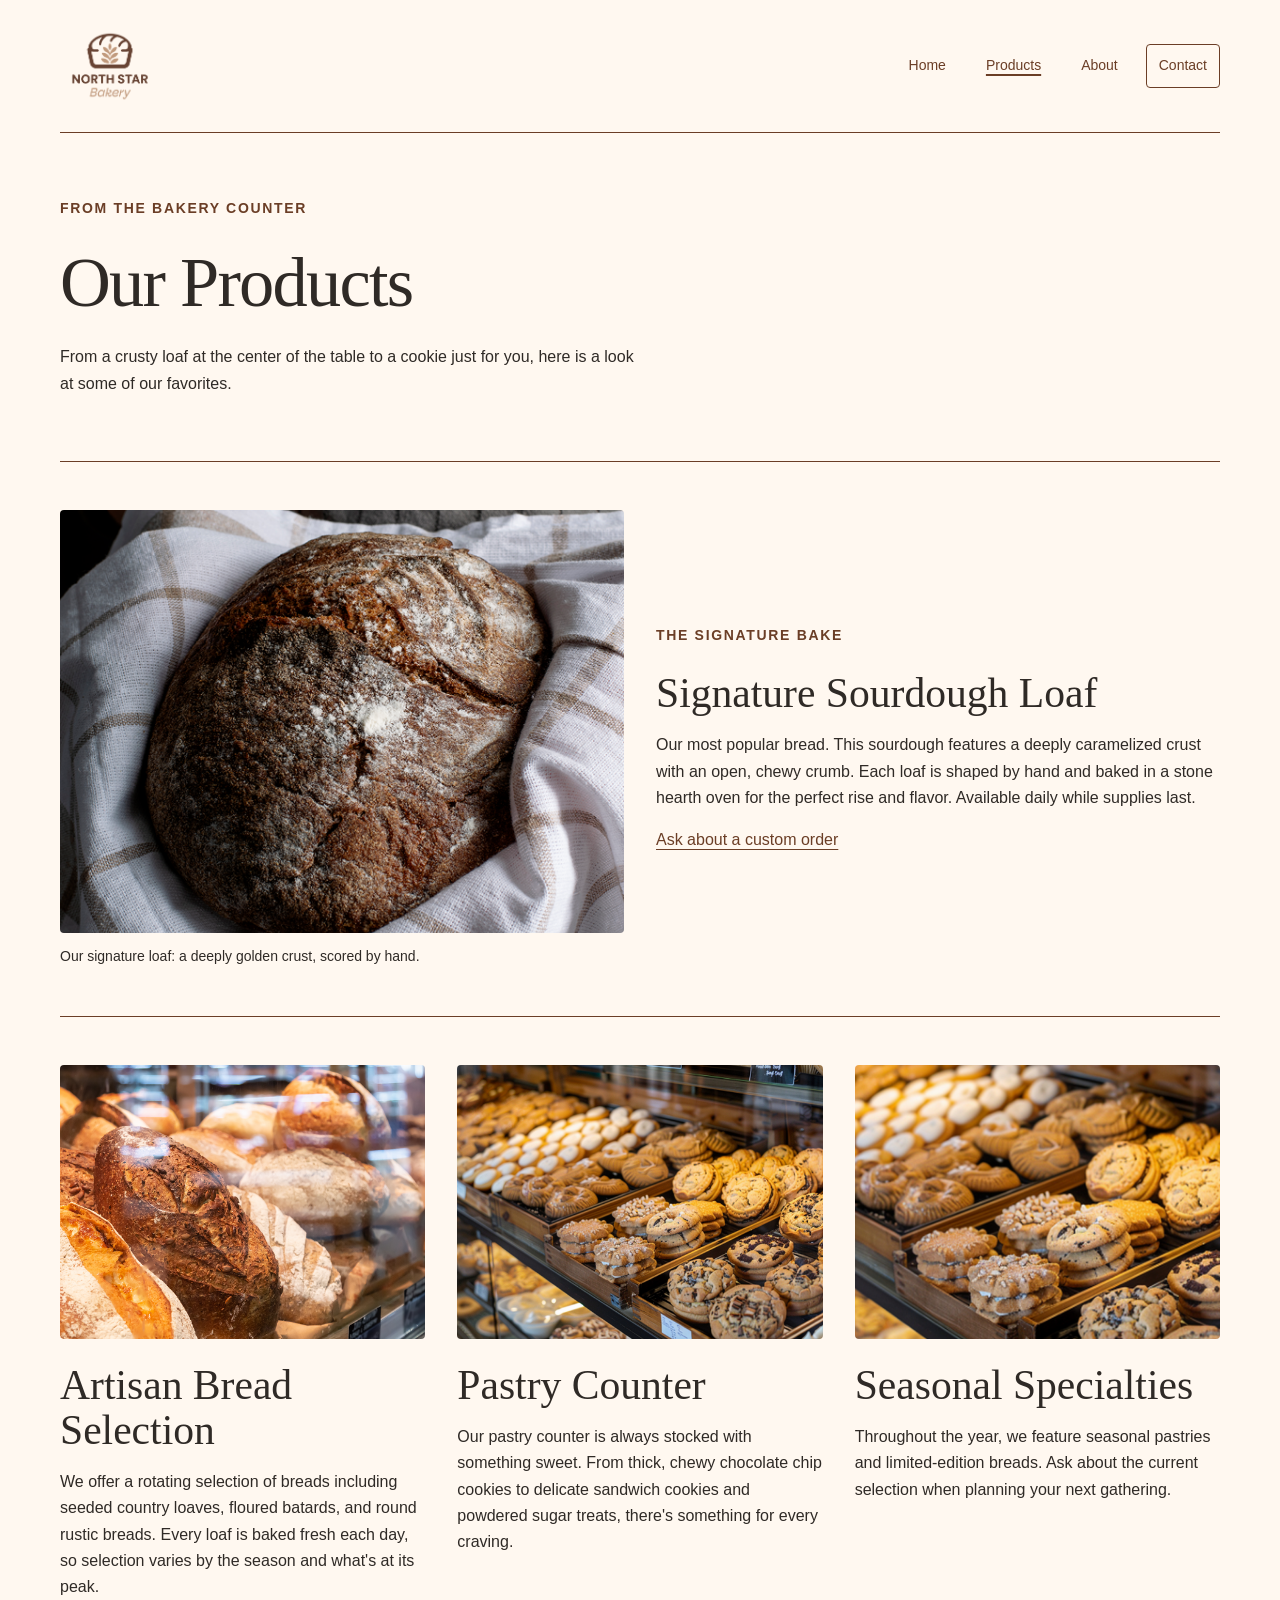
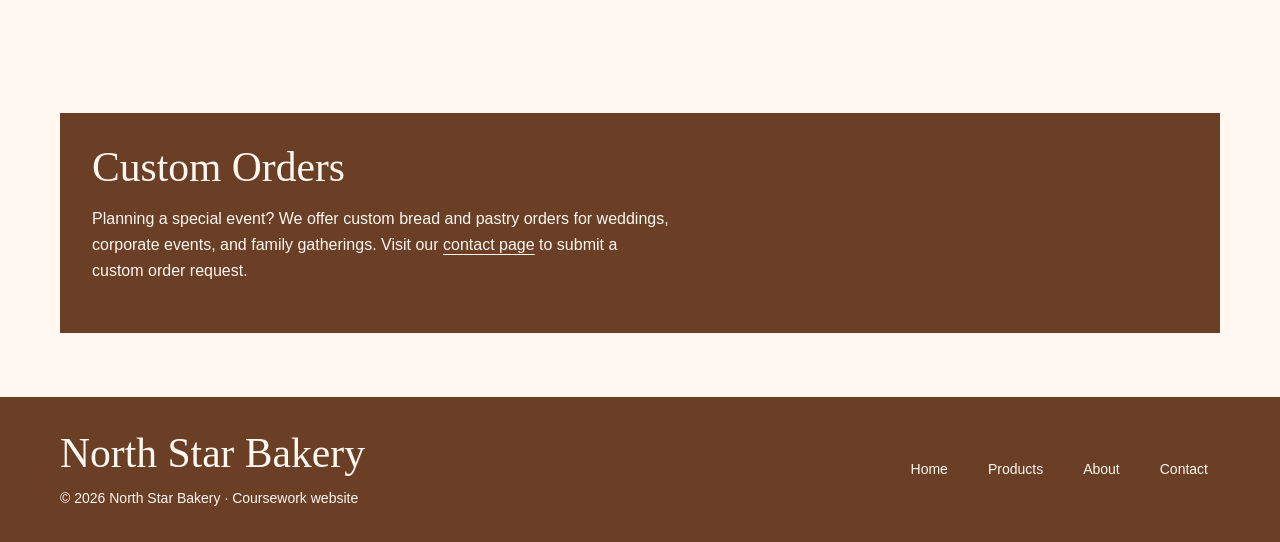
<file: products.html>
<!DOCTYPE html>
<html lang="en">
<head>
    <meta charset="UTF-8">
    <meta name="viewport" content="width=device-width, initial-scale=1.0">
    <title>North Star Bakery - Products</title>
    <link rel="stylesheet" href="styles.css">
</head>
<body>
    <a class="skip-link" href="#main">Skip to main content</a>
    <header class="site-header">
        <a class="brand" href="index.html"><img src="images/bakery-logo_c.png" alt="North Star Bakery home" width="100" height="100"></a>
        <nav aria-label="Main navigation">
            <ul>
                <li><a href="index.html">Home</a></li>
                <li><a href="products.html" aria-current="page">Products</a></li>
                <li><a href="about.html">About</a></li>
                <li><a class="nav-contact" href="contact.html">Contact</a></li>
            </ul>
        </nav>
    </header>

    <main id="main">
      <div class="page-intro">
        <p class="eyebrow">From the bakery counter</p>
        <h1>Our Products</h1>

        <p>From a crusty loaf at the center of the table to a cookie just for you, here is a look at some of our favorites.</p>
      </div>

        <section class="section split">
            <figure>
                <img src="images/bakery-signature-loaf_c.png" alt="A freshly baked artisan sourdough loaf with a dark golden-brown crust and deep scoring splits, resting in a linen tea towel dusted with flour">
                <figcaption>Our signature loaf: a deeply golden crust, scored by hand.</figcaption>
            </figure>
          <div class="split-copy">
            <p class="eyebrow">The signature bake</p>
            <h2>Signature Sourdough Loaf</h2>
            <p>Our most popular bread. This sourdough features a deeply caramelized crust with an open, chewy crumb. Each loaf is shaped by hand and baked in a stone hearth oven for the perfect rise and flavor. Available daily while supplies last.</p>
            <a href="contact.html">Ask about a custom order</a>
          </div>
        </section>

      <div class="section product-list">
        <article>
            <img src="images/bakery-bread_c.png" alt="An assortment of rustic artisan bread loaves displayed in a glass case, including a seed-encrusted oval loaf, a floured scored loaf, and golden round country loaves">
            <h2>Artisan Bread Selection</h2>
            <p>We offer a rotating selection of breads including seeded country loaves, floured batards, and round rustic breads. Every loaf is baked fresh each day, so selection varies by the season and what's at its peak.</p>
        </article>

        <article>
            <img src="images/bakery-feature-small_c.png" alt="A close-up view of the bakery pastry counter showing wooden trays filled with assorted artisan cookies, including chocolate chip, sandwich cookies with cream filling, and powdered sugar biscuits">
            <h2>Pastry Counter</h2>
            <p>Our pastry counter is always stocked with something sweet. From thick, chewy chocolate chip cookies to delicate sandwich cookies and powdered sugar treats, there's something for every craving.</p>
        </article>

        <article>
            <img src="images/bakery-feature-large_c.png" alt="A wide view of the bakery counter showcasing an array of textured artisan cookies and glazed pastries on wooden display trays">
            <h2>Seasonal Specialties</h2>
            <p>Throughout the year, we feature seasonal pastries and limited-edition breads. Ask about the current selection when planning your next gathering.</p>
        </article>
      </div>

        <section class="cta-panel">
            <h2>Custom Orders</h2>
            <p>Planning a special event? We offer custom bread and pastry orders for weddings, corporate events, and family gatherings. Visit our <a href="contact.html">contact page</a> to submit a custom order request.</p>
        </section>
    </main>

    <footer>
      <div class="footer-inner">
        <div><p class="footer-name">North Star Bakery</p><p class="footer-note">&copy; 2026 North Star Bakery · Coursework website</p></div>
        <nav aria-label="Footer navigation">
            <ul>
                <li><a href="index.html">Home</a></li>
                <li><a href="products.html">Products</a></li>
                <li><a href="about.html">About</a></li>
                <li><a href="contact.html">Contact</a></li>
            </ul>
        </nav>
      </div>
    </footer>
<script data-pplx-inline-edit>
(function () {
  if (window === window.top) return;

  const allowedParentOrigins = ["http://localhost:1420","http://127.0.0.1:1420","http://localhost:3000","http://127.0.0.1:3000","http://localhost:5173","http://127.0.0.1:5173"];
  const MAX_FONT_BYTES = 500 * 1024;
  const MAX_TOTAL_FONT_BYTES = 2 * 1024 * 1024;
  let scrollForwarding = false;
  let scrollRaf = 0;
  let trustedTopOrigin = null;

  function matchesAllowedOrigin(origin) {
    if (!origin) return false;
    for (const entry of allowedParentOrigins) {
      if (!entry.includes("*")) {
        if (entry === origin) return true;
        continue;
      }
      const pattern = new RegExp(
        "^" +
          entry.replace(/[.+?^${}()|[\]\\]/g, "\\$&").replace(/\*/g, "[^.]+") +
          "$",
      );
      if (pattern.test(origin)) return true;
    }
    return false;
  }

  function getTrustedParentOrigin(event) {
    const forwardedParentOrigin =
      typeof event.data.parentOrigin === "string" ? event.data.parentOrigin : null;
    const parentOrigin = event.origin === "null" ? forwardedParentOrigin : event.origin;
    return matchesAllowedOrigin(parentOrigin) ? parentOrigin : null;
  }

  // All responses go to window.top with targetOrigin = the allowlisted origin.
  // An attacker that iframes us inside their own null-origin broker can claim
  // any parentOrigin they like, but the browser will drop the reply whenever
  // the real top's origin doesn't match — so the screenshot never leaves.
  function postToTrustedTop(message) {
    if (!trustedTopOrigin) return;
    try {
      window.top.postMessage(message, trustedTopOrigin);
    } catch (_error) {}
  }

  function inlineAll(original, clone) {
    if (original.nodeType !== 1 || clone.nodeType !== 1) return;

    try {
      const computedStyle = getComputedStyle(original);
      // cssText on a computed style is the serialized declaration in modern
      // Chromium/Safari — a single read beats enumerating ~400 longhand
      // properties. Firefox returns "" here, so we fall back on empty.
      const serialized = computedStyle.cssText;
      if (serialized) {
        clone.style.cssText = serialized;
      } else {
        const parts = new Array(computedStyle.length);
        for (let index = 0; index < computedStyle.length; index += 1) {
          const property = computedStyle[index];
          parts[index] = `${property}:${computedStyle.getPropertyValue(property)};`;
        }
        clone.style.cssText = parts.join("");
      }
    } catch (_error) {}

    const originalChildren = original.children;
    const clonedChildren = clone.children;
    for (
      let index = 0;
      index < originalChildren.length && index < clonedChildren.length;
      index += 1
    ) {
      inlineAll(originalChildren[index], clonedChildren[index]);
    }
  }

  function extractFontUrl(srcValue) {
    const matches = [
      ...srcValue.matchAll(
        /url\(["']?([^"')]+)["']?\)(?:\s*format\(["']?([^"')]+)["']?\))?/gi,
      ),
    ];
    if (matches.length === 0) return null;
    const woff2 = matches.find((m) => m[2] && m[2].toLowerCase().includes("woff2"));
    if (woff2) return woff2[1];
    const woff = matches.find((m) => m[2] && m[2].toLowerCase().includes("woff"));
    if (woff) return woff[1];
    return matches[0][1];
  }

  // Cache resolved font URL -> data URI across captures. Fonts on a page
  // essentially never change, and a batch run emits multiple captures back to
  // back — without this we'd refetch + re-base64 every time.
  const fontDataUriCache = new Map();
  const SRC_DECLARATION_RE = /src\s*:\s*[^;}]+/i;

  async function fetchAsDataUri(url) {
    if (fontDataUriCache.has(url)) return fontDataUriCache.get(url);
    let dataUri = null;
    try {
      const response = await fetch(url, { mode: "cors", credentials: "omit" });
      if (response.ok) {
        const blob = await response.blob();
        if (blob.size <= MAX_FONT_BYTES) {
          dataUri = await new Promise((resolve) => {
            const reader = new FileReader();
            reader.onloadend = () =>
              resolve(typeof reader.result === "string" ? reader.result : null);
            reader.onerror = () => resolve(null);
            reader.readAsDataURL(blob);
          });
        }
      }
    } catch (_error) {
      dataUri = null;
    }
    fontDataUriCache.set(url, dataUri);
    return dataUri;
  }

  function collectFontFaceRuleTexts() {
    const rules = [];
    for (const sheet of document.styleSheets) {
      let cssRules;
      try {
        cssRules = sheet.cssRules;
      } catch (_error) {
        continue;
      }
      if (!cssRules) continue;
      for (const rule of cssRules) {
        const cssText = rule.cssText || "";
        if (cssText.startsWith("@font-face")) rules.push(cssText);
      }
    }
    return rules;
  }

  async function buildInlinedFontCss() {
    const ruleTexts = collectFontFaceRuleTexts();
    if (ruleTexts.length === 0) return null;

    const resolved = ruleTexts.map((cssText) => {
      if (!SRC_DECLARATION_RE.test(cssText)) return null;
      const srcMatch = cssText.match(/src\s*:\s*([^;}]+)[;}]/i);
      if (!srcMatch) return null;
      const url = extractFontUrl(srcMatch[1]);
      if (!url) return null;
      try {
        return { cssText, url: new URL(url, document.baseURI).href };
      } catch (_error) {
        return null;
      }
    });

    const dataUris = await Promise.all(
      resolved.map((entry) => (entry ? fetchAsDataUri(entry.url) : Promise.resolve(null))),
    );

    const inlined = [];
    let totalBytes = 0;
    for (let index = 0; index < resolved.length; index += 1) {
      const entry = resolved[index];
      const dataUri = dataUris[index];
      if (!entry || !dataUri) continue;
      const approxBytes = dataUri.length * 0.75;
      if (totalBytes + approxBytes > MAX_TOTAL_FONT_BYTES) break;
      totalBytes += approxBytes;
      inlined.push(entry.cssText.replace(SRC_DECLARATION_RE, `src: url("${dataUri}")`));
    }
    return inlined.length > 0 ? inlined.join("\n") : null;
  }

  function stripExternal(clone) {
    const images = clone.querySelectorAll("img");
    for (let index = 0; index < images.length; index += 1) {
      const src = images[index].getAttribute("src");
      if (src && !src.startsWith("data:")) images[index].removeAttribute("src");
    }

    const elements = clone.querySelectorAll("*");
    for (let index = 0; index < elements.length; index += 1) {
      const style = elements[index].style.cssText;
      if (style && style.includes("url(")) {
        elements[index].style.cssText = style.replace(
          /url\(["']?(?!data:)[^)"']*["']?\)/gi,
          "none",
        );
      }
    }
  }

  function emitScroll() {
    scrollRaf = 0;
    if (!scrollForwarding) return;
    postToTrustedTop({
      type: "INLINE_EDIT_SCROLL",
      scrollX: window.scrollX,
      scrollY: window.scrollY,
    });
  }

  window.addEventListener(
    "scroll",
    function () {
      if (!scrollForwarding || scrollRaf) return;
      scrollRaf = requestAnimationFrame(emitScroll);
    },
    { passive: true, capture: true },
  );

  async function handleCaptureRequest(event) {
    const requestId = event.data.requestId;
    const scrollX = window.scrollX;
    const scrollY = window.scrollY;
    const width = window.innerWidth;
    const height = window.innerHeight;

    function postResult(dataUrl) {
      postToTrustedTop({
        type: "INLINE_EDIT_SCREENSHOT_RESULT",
        requestId,
        dataUrl,
        scrollX,
        scrollY,
      });
    }

    try {
      // Wait for any pending web fonts to resolve so both inline metrics and
      // the @font-face inlining below see the same loaded faces.
      if (document.fonts && document.fonts.ready) {
        try {
          await document.fonts.ready;
        } catch (_error) {}
      }

      const clone = document.documentElement.cloneNode(true);
      inlineAll(document.documentElement, clone);

      const removedNodes = clone.querySelectorAll("script,link[rel=\"stylesheet\"],style");
      for (let index = 0; index < removedNodes.length; index += 1) {
        removedNodes[index].remove();
      }

      stripExternal(clone);

      // Re-embed web fonts as data-URI @font-face rules so the SVG rasterizer
      // can resolve them — external font URLs aren't fetched during
      // foreignObject rendering, which would otherwise force a fallback face
      // and change text metrics.
      const inlinedFontCss = await buildInlinedFontCss();
      if (inlinedFontCss) {
        const styleEl = document.createElement("style");
        styleEl.textContent = inlinedFontCss;
        const head = clone.querySelector("head");
        if (head) head.appendChild(styleEl);
        else clone.insertBefore(styleEl, clone.firstChild);
      }

      const html = new XMLSerializer().serializeToString(clone);
      const svg =
        `<svg xmlns="http://www.w3.org/2000/svg" width="${width}" height="${height}">` +
        '<foreignObject width="100%" height="100%">' +
        `<div xmlns="http://www.w3.org/1999/xhtml" style="width:${width}px;height:${height}px;overflow:hidden">` +
        `<div style="position:relative;left:-${scrollX}px;top:-${scrollY}px">` +
        html +
        "</div></div></foreignObject></svg>";
      const svgUrl = `data:image/svg+xml;charset=utf-8,${encodeURIComponent(svg)}`;
      const image = new Image();
      image.onload = function () {
        const canvas = document.createElement("canvas");
        canvas.width = width;
        canvas.height = height;
        canvas.getContext("2d").drawImage(image, 0, 0);
        postResult(canvas.toDataURL("image/png"));
      };
      image.onerror = function () {
        postResult(null);
      };
      image.src = svgUrl;
    } catch (_error) {
      postResult(null);
    }
  }

  window.addEventListener("message", function (event) {
    if (!event.data) return;
    // Only accept messages from the direct parent frame. Blocks sibling /
    // unrelated-window postMessage senders that could otherwise reach us.
    if (event.source !== window.parent) return;

    const trustedParentOrigin = getTrustedParentOrigin(event);
    if (!trustedParentOrigin) return;
    trustedTopOrigin = trustedParentOrigin;

    if (event.data.type === "INLINE_EDIT_SCROLL_START") {
      scrollForwarding = true;
      emitScroll();
      return;
    }

    if (event.data.type === "INLINE_EDIT_SCROLL_STOP") {
      scrollForwarding = false;
      if (scrollRaf) cancelAnimationFrame(scrollRaf);
      scrollRaf = 0;
      return;
    }

    if (event.data.type !== "INLINE_EDIT_CAPTURE_REQUEST") return;

    handleCaptureRequest(event);
  });
})();


</script></body>
</html>
</file>
<file: styles.css>
@import url("https://api.fontshare.com/v2/css?f[]=boska@500&display=swap");
@import url("https://api.fontshare.com/v2/css?f[]=satoshi@400,500,700&display=swap");

/* Touchstone 3: one shared stylesheet, four main colors, two font families.
   Mobile-first: stacked by default; Flexbox rows start at 48rem (768px). */
:root {
  --cream: #FFF8F0;
  --brown: #6B3E26;
  --peach: #D88C5A;
  --charcoal: #2F2A26;
  --color-bg: var(--cream);
  --color-text: var(--charcoal);
  --color-primary: var(--brown);
  --font-display: "Boska", Georgia, serif;
  --font-body: "Satoshi", Arial, sans-serif;
  --text-sm: .875rem;
  --text-base: 1rem;
  --text-xl: clamp(1.75rem, 1.4rem + 1.5vw, 2.75rem);
  --text-title: clamp(2.75rem, 2rem + 3vw, 4.5rem);
  --space-1: .25rem;
  --space-2: .5rem;
  --space-3: .75rem;
  --space-4: 1rem;
  --space-6: 1.5rem;
  --space-8: 2rem;
  --space-12: 3rem;
  --space-16: 4rem;
  --radius: .25rem;
}
*, *::before, *::after { box-sizing: border-box; }
body { margin: 0; background: var(--color-bg); color: var(--color-text); font: var(--text-base)/1.65 var(--font-body); }
img, picture { display: block; max-width: 100%; }
img { height: auto; }
figure { margin: 0; }
h1, h2, h3 { font-family: var(--font-display); font-weight: 500; line-height: 1.08; text-wrap: balance; }
h1 { font-size: var(--text-title); margin: 0 0 var(--space-6); letter-spacing: -.025em; }
h2 { font-size: var(--text-xl); margin: 0 0 var(--space-4); }
h3 { font-size: var(--text-xl); }
p { margin: 0 0 var(--space-4); max-width: 65ch; }
a { color: var(--color-primary); text-underline-offset: .25em; }
a:hover { text-decoration-thickness: 2px; }
a:active, button:active { opacity: .8; }
:focus-visible { outline: 3px solid var(--color-primary); outline-offset: 4px; }
header, main, .footer-inner { width: min(100% - 2rem, 1160px); margin-inline: auto; }
.site-header { display: flex; flex-direction: column; align-items: center; gap: var(--space-4); padding-block: var(--space-4); border-bottom: 1px solid var(--brown); }
.brand { display: block; flex-shrink: 0; }
.brand img { width: 100px; height: 100px; object-fit: contain; mix-blend-mode: multiply; }
nav ul { display: flex; flex-wrap: wrap; justify-content: center; gap: var(--space-2); padding: 0; margin: 0; list-style: none; }
nav a { display: inline-flex; align-items: center; min-height: 44px; padding: var(--space-2) var(--space-3); text-decoration: none; font-weight: 500; font-size: var(--text-sm); }
nav a[aria-current="page"] { text-decoration: underline; text-decoration-thickness: 2px; }
.nav-contact { border: 1px solid var(--color-primary); border-radius: var(--radius); }
.skip-link { position: absolute; top: -100px; left: 1rem; padding: var(--space-3); background: var(--color-bg); z-index: 5; }
.skip-link:focus { top: 1rem; }
main { padding-block: var(--space-8) var(--space-16); }
.eyebrow { font-size: var(--text-sm); font-weight: 700; letter-spacing: .12em; text-transform: uppercase; color: var(--color-primary); margin-bottom: var(--space-6); }
.hero, .split, .product-list, .story-layout, .contact-layout, .form-row { display: flex; flex-direction: column; gap: var(--space-8); }
.hero > *, .split > *, .story-layout > *, .contact-layout > *, .form-row > * { min-width: 0; }
.hero { align-items: stretch; padding-bottom: var(--space-12); }
.hero-copy { display: flex; flex-direction: column; justify-content: center; }
.hero-copy > p:not(.eyebrow) { max-width: 46ch; }
.hero figure { flex: 1; }
.hero img { width: 100%; aspect-ratio: 1/1; object-fit: cover; border-radius: 48% 48% var(--radius) var(--radius); }
figcaption { font-size: var(--text-sm); margin-top: var(--space-3); max-width: 65ch; }
.actions { display: flex; align-items: center; flex-wrap: wrap; gap: var(--space-6); margin-top: var(--space-6); }
.button, button { display: inline-flex; align-items: center; justify-content: center; min-height: 48px; padding: var(--space-3) var(--space-6); border: 1px solid var(--brown); border-radius: var(--radius); background: var(--brown); color: var(--cream); font: 700 var(--text-base)/1.4 var(--font-body); text-decoration: none; cursor: pointer; }
.button:hover, button:hover { background: var(--charcoal); color: var(--cream); }
.button-secondary { background: transparent; color: var(--color-primary); }
.section { padding-block: var(--space-12); border-top: 1px solid var(--brown); }
.section-intro { margin-bottom: var(--space-8); }
.split img, .product-list img, .story-image img { width: 100%; aspect-ratio: 4/3; object-fit: cover; border-radius: var(--radius); }
.split picture { width: 100%; }
.split-copy { align-self: center; }
.offer-list { margin: var(--space-6) 0 0; padding-left: var(--space-6); }
.offer-list li { margin-bottom: var(--space-3); }
.welcome { padding: var(--space-6); background: var(--peach); color: var(--charcoal); }
.welcome a { color: var(--charcoal); }
.welcome :focus-visible { outline-color: var(--charcoal); }
audio { display: block; width: 100%; max-width: 440px; margin-block: var(--space-6); }
.page-intro { padding-block: var(--space-4) var(--space-12); max-width: 780px; }
.product-list { flex-wrap: wrap; }
.product-list article { flex: 1; min-width: 0; }
.product-list img { margin-bottom: var(--space-6); }
.product-list h2 { margin-bottom: var(--space-4); }
.cta-panel { background: var(--brown); color: var(--cream); padding: var(--space-8); margin-top: var(--space-12); }
.cta-panel a { color: var(--cream); }
.cta-panel .button { background: var(--cream); color: var(--brown); }
.cta-panel :focus-visible { outline-color: var(--cream); }
.story-copy section + section { margin-top: var(--space-12); }
.hours { padding: var(--space-6); border: 1px solid var(--color-primary); margin-top: var(--space-8); }
.hours dl { margin: var(--space-6) 0 0; }
.hours dt { font-weight: 700; }
.hours dd { margin: 0 0 var(--space-3); }
.small-note, .help { font-size: var(--text-sm); }
.demo-note { padding: var(--space-4); background: var(--peach); color: var(--charcoal); margin-bottom: var(--space-8); }
form { width: 100%; }
fieldset { min-width: 0; border: 1px solid var(--color-primary); padding: var(--space-6); margin: 0 0 var(--space-6); }
legend { font-weight: 700; padding-inline: var(--space-2); }
label { display: block; font-weight: 500; margin-bottom: var(--space-2); }
input, textarea, select { width: 100%; min-height: 48px; background: var(--color-bg); color: var(--color-text); border: 1px solid var(--color-primary); border-radius: var(--radius); padding: var(--space-3); font: inherit; }
input::placeholder, textarea::placeholder { color: var(--color-text); opacity: .75; }
textarea { resize: vertical; }
input[type="radio"], input[type="checkbox"] { width: 20px; height: 20px; min-height: 20px; margin: 0; accent-color: var(--brown); flex-shrink: 0; }
.choice { display: flex; gap: var(--space-3); align-items: center; min-height: 44px; margin-bottom: var(--space-2); }
.choice label { margin: 0; font-weight: 400; }
.form-row p { flex: 1; }
.form-actions { display: flex; flex-wrap: wrap; gap: var(--space-4); }
#form-demo { padding: var(--space-6); border: 1px solid var(--color-primary); margin-bottom: var(--space-6); }
#form-demo:target { background: var(--peach); color: var(--charcoal); border-color: var(--charcoal); }
footer { background: var(--brown); color: var(--cream); padding-block: var(--space-8); }
.footer-inner { display: flex; flex-direction: column; gap: var(--space-6); }
footer a { color: var(--cream); }
footer p { margin: 0; }
footer :focus-visible { outline-color: var(--cream); }
.footer-name { font: 500 var(--text-xl)/1.2 var(--font-display); margin-bottom: var(--space-2); }
.footer-note { font-size: var(--text-sm); }

/* Larger screens: expand the same semantic content into Flexbox columns. */
@media (min-width: 48rem) {
  header, main, .footer-inner { width: min(100% - 4rem, 1160px); }
  .site-header { flex-direction: row; justify-content: space-between; }
  nav ul { gap: var(--space-4); }
  main { padding-top: var(--space-12); }
  .hero, .split, .product-list, .story-layout, .contact-layout, .form-row { flex-direction: row; }
  .hero { gap: var(--space-12); }
  .hero-copy { flex: 1; }
  .hero figure { flex: 1; }
  .split > * { flex: 1; }
  .story-copy { flex: 1.1; }
  .story-image { flex: .9; }
  .contact-sidebar { flex: .75; }
  .contact-form { flex: 1.25; }
  .footer-inner { flex-direction: row; justify-content: space-between; align-items: center; }
  .welcome { padding: var(--space-8); }
}
/* Uses the same four colors, not a second palette. No JavaScript is required. */
@media (prefers-color-scheme: dark) {
  :root { --color-bg: var(--charcoal); --color-text: var(--cream); --color-primary: var(--peach); }
  .brand img { mix-blend-mode: normal; border-radius: var(--radius); }
  .site-header, .section { border-color: var(--peach); }
}
@media (prefers-reduced-motion: no-preference) {
  a, button { transition: background-color 160ms ease, color 160ms ease; }
}
</file>
